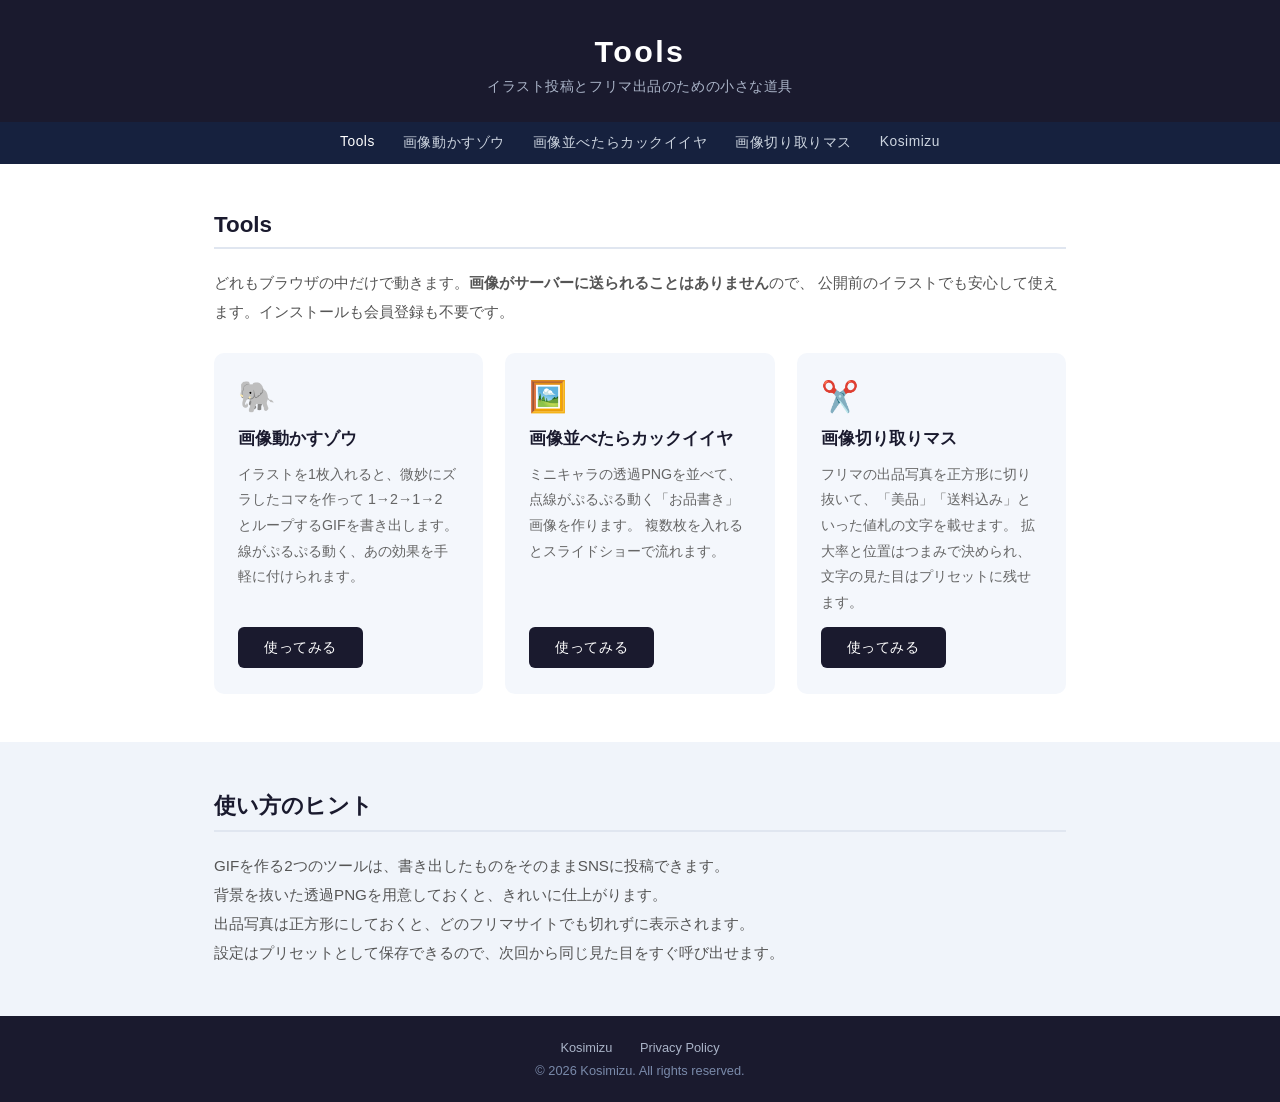
<file: index.html>
<!DOCTYPE html>
<html lang="ja">
<head>
<meta charset="UTF-8">
<meta name="viewport" content="width=device-width, initial-scale=1.0">
<title>Tools | Kosimizu</title>
<meta name="description" content="イラスト投稿とフリマ出品のための小さな道具。ブラウザだけで動き、画像はどこにも送信されません。">
<link rel="stylesheet" href="assets/site.css">
</head>
<body>

<header class="site-header">
  <h1>Tools</h1>
  <p>イラスト投稿とフリマ出品のための小さな道具</p>
</header>

<nav class="site-nav">
  <a href="./" aria-current="page">Tools</a>
  <a href="puru/">画像動かすゾウ</a>
  <a href="narabe/">画像並べたらカックイイヤ</a>
  <a href="masu/">画像切り取りマス</a>
  <a href="https://kosimizu.net/apps/">Kosimizu</a>
</nav>

<section>
  <h2>Tools</h2>
  <p>
    どれもブラウザの中だけで動きます。<strong>画像がサーバーに送られることはありません</strong>ので、
    公開前のイラストでも安心して使えます。インストールも会員登録も不要です。
  </p>
  <div class="tools" style="margin-top:26px">
    <div class="tool-card">
      <div class="icon">🐘</div>
      <h3>画像動かすゾウ</h3>
      <p>
        イラストを1枚入れると、微妙にズラしたコマを作って 1→2→1→2 とループするGIFを書き出します。
        線がぷるぷる動く、あの効果を手軽に付けられます。
      </p>
      <a class="btn" href="puru/">使ってみる</a>
    </div>
    <div class="tool-card">
      <div class="icon">🖼️</div>
      <h3>画像並べたらカックイイヤ</h3>
      <p>
        ミニキャラの透過PNGを並べて、点線がぷるぷる動く「お品書き」画像を作ります。
        複数枚を入れるとスライドショーで流れます。
      </p>
      <a class="btn" href="narabe/">使ってみる</a>
    </div>
    <div class="tool-card">
      <div class="icon">✂️</div>
      <h3>画像切り取りマス</h3>
      <p>
        フリマの出品写真を正方形に切り抜いて、「美品」「送料込み」といった値札の文字を載せます。
        拡大率と位置はつまみで決められ、文字の見た目はプリセットに残せます。
      </p>
      <a class="btn" href="masu/">使ってみる</a>
    </div>
  </div>
</section>

<div class="divider">
  <section>
    <h2>使い方のヒント</h2>
    <p>
      GIFを作る2つのツールは、書き出したものをそのままSNSに投稿できます。<br>
      背景を抜いた透過PNGを用意しておくと、きれいに仕上がります。<br>
      出品写真は正方形にしておくと、どのフリマサイトでも切れずに表示されます。<br>
      設定はプリセットとして保存できるので、次回から同じ見た目をすぐ呼び出せます。
    </p>
  </section>
</div>

<footer class="site-footer">
  <div class="links">
    <a href="https://kosimizu.net/apps/">Kosimizu</a>
    <a href="https://kosimizu.net/privacy.html">Privacy Policy</a>
  </div>
  <p>&copy; 2026 Kosimizu. All rights reserved.</p>
</footer>

</body>
</html>
</file>
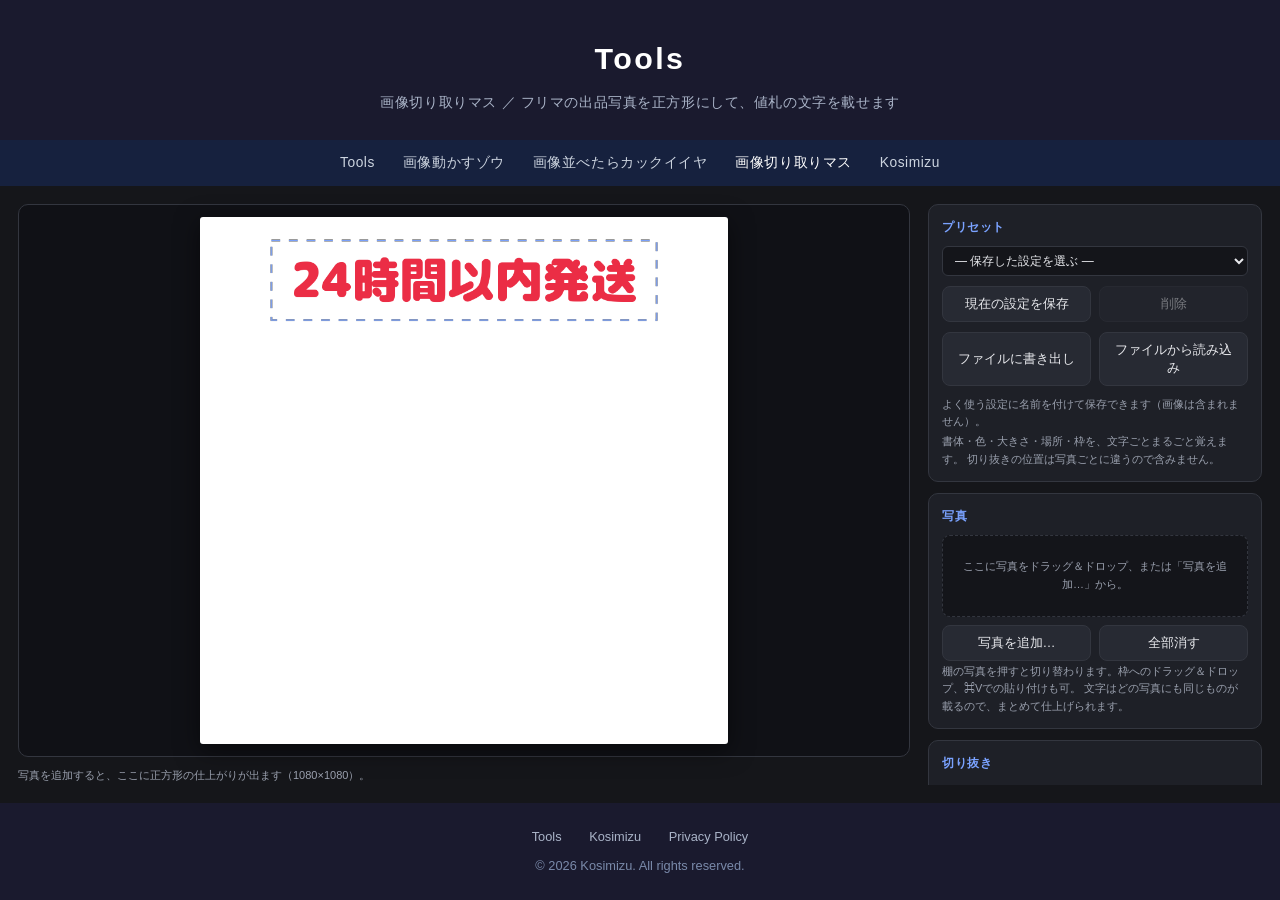
<file: masu/index.html>
<!DOCTYPE html>
<html lang="ja">
<head>
<meta charset="utf-8">
<meta name="viewport" content="width=device-width, initial-scale=1">
<title>画像切り取りマス | Tools | Kosimizu</title>
<meta name="description" content="フリマ出品用に写真を正方形へ切り抜き、値札のような文字を載せます。ブラウザ内で完結し、画像は送信されません。">
<link rel="stylesheet" href="../assets/site.css">
<link rel="stylesheet" href="../assets/font.css">
<style>

  :root{
    --bg:#15161a; --panel:#1e2027; --line:#33363f; --fg:#e8e9ed; --sub:#9aa0ae;
    --accent:#7aa2ff; --accent2:#ffd479;
  }
  *{box-sizing:border-box}
  html,body{height:100%}
  body{
    margin:0; background:var(--bg); color:var(--fg);
    font-family:-apple-system,BlinkMacSystemFont,"Hiragino Sans","Noto Sans JP",sans-serif;
    font-size:13px; line-height:1.6;
    display:flex; flex-direction:column; overflow:hidden;
  }

  main{display:flex; gap:18px; padding:18px; flex:1 1 auto; min-height:0; overflow:hidden}
  #stage{flex:1 1 460px; min-width:300px; display:flex; flex-direction:column; min-height:0; gap:10px}
  #panel{
    width:340px; flex:0 0 340px; overflow-y:auto; overscroll-behavior:contain;
    padding-right:6px; margin-right:-6px;
  }
  #panel::-webkit-scrollbar{width:10px}
  #panel::-webkit-scrollbar-thumb{background:#3a3e49; border-radius:5px}
  #panel::-webkit-scrollbar-track{background:transparent}

  #viewWrap{
    flex:1 1 auto; min-height:0; display:flex; align-items:center; justify-content:center;
    background:#101116; border:1px solid var(--line); border-radius:10px; padding:12px;
  }
  canvas#view{
    max-width:100%; max-height:100%; object-fit:contain; border-radius:3px;
    box-shadow:0 6px 24px rgba(0,0,0,.5);
    touch-action:none; cursor:grab;
  }
  canvas#view.dragging{cursor:grabbing}
  #meta{color:var(--sub); font-size:11px; min-height:16px; flex:0 0 auto}

  /* 画面が狭いときは上下に積む。
     プレビューは上部に貼り付けたままにして、その下で操作パネルだけを動かす。
     （全体をスクロールさせると、つまみを触っても結果が見えない） */
  @media (max-width: 860px){
    body{height:auto; overflow:auto; display:block}
    main{display:block; overflow:visible; height:auto; padding:0}
    #stage{
      display:block; min-height:0;
      position:sticky; top:0; z-index:5;
      background:var(--bg); padding:10px 12px 6px;
      box-shadow:0 6px 14px rgba(0,0,0,.45);
    }
    #viewWrap{padding:6px}
    canvas#view{max-height:40vh}
    #meta{margin-top:4px}
    #panel{width:auto; flex:none; overflow:visible; padding:12px; margin:0; max-height:none}
  }

  .box{background:var(--panel); border:1px solid var(--line); border-radius:10px; padding:13px; margin-bottom:11px}
  .box h2{margin:0 0 9px; font-size:12px; color:var(--accent); letter-spacing:.05em}
  .row{margin-bottom:10px}
  .row:last-child{margin-bottom:0}
  .lbl{display:flex; justify-content:space-between; align-items:baseline; margin-bottom:2px}
  .lbl span:last-child{color:var(--accent2); font-variant-numeric:tabular-nums; font-size:12px}
  .note{color:var(--sub); font-size:11px; margin-top:2px}
  .sep{border-top:1px solid var(--line); margin:13px 0 11px}
  input[type=range]{width:100%; accent-color:var(--accent); margin:0}
  select,input[type=number],input[type=text],input[type=color],textarea{
    width:100%; background:#14151a; color:var(--fg); border:1px solid var(--line);
    border-radius:6px; padding:6px 8px; font-size:12px; font-family:inherit;
  }
  textarea{resize:vertical; line-height:1.5}
  input[type=color]{padding:2px; height:30px}
  .two{display:flex; gap:8px}
  .two>*{flex:1}
  .three{display:flex; gap:8px}
  .three>*{flex:1}
  label.ck{display:flex; align-items:center; gap:7px; cursor:pointer}
  label.ck input{accent-color:var(--accent); margin:0}
  button{
    width:100%; padding:8px 11px; border-radius:8px; border:1px solid var(--line);
    background:#272a33; color:var(--fg); font-size:13px; font-family:inherit; cursor:pointer;
  }
  button:hover:not(:disabled){background:#31353f}
  button:disabled{opacity:.45; cursor:default}
  button.primary{background:var(--accent); border-color:var(--accent); color:#0d1220; font-weight:600}
  button.primary:hover:not(:disabled){background:#8fb2ff}
  #status{margin-top:7px; font-size:11px; color:var(--sub); min-height:16px; text-align:center}

  /* 写真の棚 */
  #shelf{
    display:grid; grid-template-columns:repeat(4,1fr); gap:6px; margin:4px 0 8px;
    max-height:190px; overflow-y:auto; align-content:start;
    padding:6px; border:1px dashed var(--line); border-radius:8px; background:#14151a; min-height:74px;
  }
  #shelf.over{border-color:var(--accent); background:#232838}
  #shelf .empty{grid-column:1/-1; color:var(--sub); font-size:11px; text-align:center;
                align-self:center; padding:16px 6px}
  .card{position:relative; height:58px; border:1px solid var(--line); border-radius:6px;
        overflow:hidden; background:#1a1b20; cursor:pointer; padding:0}
  .card.on{border-color:var(--accent); box-shadow:0 0 0 1px var(--accent)}
  .card img{width:100%; height:100%; object-fit:cover; display:block}
  .card .x{
    position:absolute; top:2px; right:2px; width:18px; height:18px; padding:0; line-height:1;
    border-radius:4px; background:rgba(0,0,0,.65); border:none; color:#fff; font-size:12px;
  }

  /* 文字の一覧 */
  #layers{
    display:flex; flex-direction:column; gap:5px; margin-bottom:8px;
    max-height:150px; overflow-y:auto;
  }
  #layers .empty{color:var(--sub); font-size:11px; padding:6px 2px}
  .lay{
    display:flex; align-items:center; gap:6px; padding:6px 8px; border-radius:6px;
    border:1px solid var(--line); background:#14151a; cursor:pointer; width:100%;
    font-size:12px; text-align:left;
  }
  .lay.on{border-color:var(--accent); background:#232838}
  .lay .t{flex:1 1 auto; overflow:hidden; text-overflow:ellipsis; white-space:nowrap}
  .lay .u,.lay .d{
    flex:0 0 auto; width:20px; height:20px; padding:0; line-height:1;
    background:#272a33; border:1px solid var(--line); border-radius:4px; font-size:10px;
  }

  a.dl{display:none}
  #warn{background:#4a2b2b; border:1px solid #7d4646; border-radius:8px; padding:10px 12px;
        margin:0 0 11px; font-size:12px; display:none}
  #warn.on{display:block}

</style>
</head>
<body>

<header class="site-header">
  <h1><a href="../">Tools</a></h1>
  <p>画像切り取りマス ／ フリマの出品写真を正方形にして、値札の文字を載せます</p>
</header>

<nav class="site-nav">
  <a href="../">Tools</a>
  <a href="../puru/">画像動かすゾウ</a>
  <a href="../narabe/">画像並べたらカックイイヤ</a>
  <a href="./" aria-current="page">画像切り取りマス</a>
  <a href="https://kosimizu.net/apps/">Kosimizu</a>
</nav>

<main>
  <div id="stage">
    <div id="viewWrap"><canvas id="view" width="900" height="900"></canvas></div>
    <div id="meta"></div>
  </div>

  <div id="panel">
    <div id="warn"></div>

    <div class="box">
      <h2>プリセット</h2>
      <div class="row">
        <select id="presetSel"><option value="">— 保存した設定を選ぶ —</option></select>
      </div>
      <div class="row two">
        <button id="presetSave" type="button">現在の設定を保存</button>
        <button id="presetDel" type="button">削除</button>
      </div>
      <div class="row two">
        <button id="presetExport" type="button">ファイルに書き出し</button>
        <button id="presetImport" type="button">ファイルから読み込み</button>
      </div>
      <input type="file" id="presetFile" hidden accept="application/json,.json">
      <div class="note" id="presetInfo"></div>
      <div class="note">
        書体・色・大きさ・場所・枠を、文字ごとまるごと覚えます。
        切り抜きの位置は写真ごとに違うので含みません。
      </div>
    </div>

    <div class="box">
      <h2>写真</h2>
      <div id="shelf"></div>
      <div class="two">
        <button id="addBtn" type="button">写真を追加…</button>
        <button id="clearBtn" type="button">全部消す</button>
      </div>
      <input type="file" id="file" hidden multiple accept="image/*">
      <div class="note">
        棚の写真を押すと切り替わります。枠へのドラッグ＆ドロップ、⌘Vでの貼り付けも可。
        文字はどの写真にも同じものが載るので、まとめて仕上げられます。
      </div>
    </div>

    <div class="box">
      <h2>切り抜き</h2>
      <div class="row">
        <div class="lbl"><span>はめ方</span></div>
        <select id="fitMode">
          <option value="cover" selected>正方形いっぱいに切り抜く</option>
          <option value="contain">写真の全体を入れる（余りは背景色）</option>
        </select>
      </div>
      <div class="row">
        <div class="lbl"><span>拡大率</span><span id="v-zoom">100 %</span></div>
        <input type="range" id="zoom" min="100" max="400" step="1" value="100">
        <div class="note">
          プレビューの上で指を広げる（ピンチ）／ホイールを回しても、このつまみが動きます。
        </div>
      </div>
      <div class="row two">
        <div>
          <div class="lbl"><span>横位置</span><span id="v-cropX">0</span></div>
          <input type="range" id="cropX" min="-50" max="50" step="0.5" value="0">
        </div>
        <div>
          <div class="lbl"><span>縦位置</span><span id="v-cropY">0</span></div>
          <input type="range" id="cropY" min="-50" max="50" step="0.5" value="0">
        </div>
      </div>
      <div class="note" id="panNote">プレビューを指でなぞっても動かせます。</div>
      <div class="row three" style="margin-top:10px">
        <button id="rotL" type="button">⟲ 90°</button>
        <button id="rotR" type="button">⟳ 90°</button>
        <button id="cropReset" type="button">戻す</button>
      </div>
      <div class="row" style="margin-top:10px">
        <div class="lbl"><span>背景色</span></div>
        <input type="color" id="bgColor" value="#ffffff">
        <div class="note">「全体を入れる」で余った部分と、写真が無いときの色です。</div>
      </div>
    </div>

    <div class="box">
      <h2>文字</h2>
      <div id="layers"></div>
      <div class="three">
        <button id="layerAdd" type="button">追加</button>
        <button id="layerDup" type="button">複製</button>
        <button id="layerDel" type="button">削除</button>
      </div>

      <div class="sep"></div>

      <div class="row">
        <div class="lbl"><span>文言</span></div>
        <textarea id="tText" rows="2" placeholder="ここに文字を入れます"></textarea>
        <div class="note">改行できます。</div>
      </div>
      <div class="row">
        <div class="lbl"><span>書体</span></div>
        <select id="fontSel"></select>
        <div class="two" style="margin-top:8px">
          <button id="fontAdd" type="button">フォントを追加…</button>
          <button id="fontDel" type="button" disabled>削除</button>
        </div>
        <input type="file" id="fontFile" hidden accept=".ttf,.otf,.woff,.woff2,.ttc,font/*">
        <div class="note" id="fontInfo"></div>
        <div class="note">
          手持ちのフォントを読み込んで使えます。ファイルはこの端末の中だけに保存され、
          どこにも送信されません。ブラウザの「Cookieと他のサイトデータ」を消すと消えます。
        </div>
      </div>
      <div class="row two">
        <div>
          <div class="lbl"><span>大きさ</span><span id="v-tSize">9.0 %</span></div>
          <input type="range" id="tSize" min="1" max="40" step="0.5" value="9">
        </div>
        <div>
          <div class="lbl"><span>色</span></div>
          <input type="color" id="tColor" value="#eb2d45">
        </div>
      </div>
      <div class="row two">
        <div>
          <div class="lbl"><span>行間</span><span id="v-tLineH">1.20</span></div>
          <input type="range" id="tLineH" min="0.8" max="2.5" step="0.05" value="1.2">
        </div>
        <div>
          <div class="lbl"><span>揃え</span></div>
          <select id="tAlign">
            <option value="left">左</option>
            <option value="center" selected>中央</option>
            <option value="right">右</option>
          </select>
        </div>
      </div>
      <div class="row"><label class="ck"><input type="checkbox" id="tBold" checked> 太字にする</label></div>
      <div class="row two">
        <div>
          <div class="lbl"><span>横位置</span><span id="v-tX">50.0 %</span></div>
          <input type="range" id="tX" min="-20" max="120" step="0.5" value="50">
        </div>
        <div>
          <div class="lbl"><span>縦位置</span><span id="v-tY">12.0 %</span></div>
          <input type="range" id="tY" min="-20" max="120" step="0.5" value="12">
        </div>
      </div>
      <div class="row">
        <div class="lbl"><span>傾き</span><span id="v-tRot">0°</span></div>
        <input type="range" id="tRot" min="-45" max="45" step="0.5" value="0">
      </div>
      <div class="note">プレビューの文字を直接つかんで動かせます。</div>
    </div>

    <div class="box">
      <h2>文字の枠</h2>
      <div class="row"><label class="ck"><input type="checkbox" id="sOn" checked> 縁を取る（文字のふちどり）</label></div>
      <div class="row two">
        <div>
          <div class="lbl"><span>太さ</span><span id="v-sW">1.5 %</span></div>
          <input type="range" id="sW" min="0.1" max="4" step="0.1" value="1.5">
        </div>
        <div>
          <div class="lbl"><span>色</span></div>
          <input type="color" id="sColor" value="#ffffff">
        </div>
      </div>
      <div class="row">
        <div class="lbl"><span>濃さ</span><span id="v-sAlpha">82 %</span></div>
        <input type="range" id="sAlpha" min="0" max="100" step="1" value="82">
        <div class="note">薄くすると、写真が縁ごしに透けます。</div>
      </div>

      <div class="sep"></div>

      <div class="row"><label class="ck"><input type="checkbox" id="bOn"> 座布団を敷く（文字の下の帯）</label></div>
      <div class="row two">
        <div>
          <div class="lbl"><span>色</span></div>
          <input type="color" id="bColor" value="#d8232a">
        </div>
        <div>
          <div class="lbl"><span>中身の濃さ</span><span id="v-bAlpha">100 %</span></div>
          <input type="range" id="bAlpha" min="0" max="100" step="1" value="100">
        </div>
      </div>
      <div class="row two">
        <div>
          <div class="lbl"><span>横の余白</span><span id="v-bPadX">40 %</span></div>
          <input type="range" id="bPadX" min="0" max="150" step="1" value="40">
        </div>
        <div>
          <div class="lbl"><span>縦の余白</span><span id="v-bPadY">24 %</span></div>
          <input type="range" id="bPadY" min="0" max="150" step="1" value="24">
        </div>
      </div>
      <div class="row">
        <div class="lbl"><span>角丸</span><span id="v-bRad">14 %</span></div>
        <input type="range" id="bRad" min="0" max="100" step="1" value="14">
        <div class="note">余白と角丸は、文字の大きさに対する割合です。</div>
      </div>
      <div class="row"><label class="ck"><input type="checkbox" id="bbOn"> 座布団に枠線をつける</label></div>
      <div class="row two">
        <div>
          <div class="lbl"><span>枠線の太さ</span><span id="v-bbW">0.6 %</span></div>
          <input type="range" id="bbW" min="0.1" max="3" step="0.1" value="0.6">
        </div>
        <div>
          <div class="lbl"><span>枠線の色</span></div>
          <input type="color" id="bbColor" value="#ffffff">
        </div>
      </div>
      <div class="row">
        <div class="lbl"><span>枠線の濃さ</span><span id="v-bbAlpha">100 %</span></div>
        <input type="range" id="bbAlpha" min="0" max="100" step="1" value="100">
        <div class="note">
          座布団の濃さとは別に持たせてあります。中身だけ薄くして枠線をはっきり残す、
          という使い方ができます。
        </div>
      </div>
    </div>

    <div class="box">
      <h2>出力</h2>
      <div class="row two">
        <div>
          <div class="lbl"><span>大きさ</span></div>
          <select id="outSize">
            <option value="1080" selected>1080 × 1080</option>
            <option value="1200">1200 × 1200</option>
            <option value="1440">1440 × 1440</option>
            <option value="800">800 × 800</option>
            <option value="640">640 × 640</option>
          </select>
        </div>
        <div>
          <div class="lbl"><span>形式</span></div>
          <select id="outFmt">
            <option value="jpeg" selected>JPEG</option>
            <option value="png">PNG</option>
          </select>
        </div>
      </div>
      <div class="row" id="qualityRow">
        <div class="lbl"><span>画質</span><span id="v-quality">92</span></div>
        <input type="range" id="quality" min="60" max="100" step="1" value="92">
        <div class="note">フリマは写真が何枚も要るので、既定はJPEGにしてあります。</div>
      </div>
      <div class="row" id="shareRow">
        <label class="ck"><input type="checkbox" id="useShare" checked> 写真アプリに保存する</label>
        <div class="note">
          共有シートが開くので、<b>「画像を保存」</b>を選んでください。写真アプリに入ります。<br>
          ここを外すと、これまでどおりファイルとして落とします。
        </div>
      </div>
      <div class="row"><button class="primary" id="savePng" type="button">この1枚を保存</button></div>
      <div class="row">
        <button id="saveAll" type="button">棚の写真を全部保存</button>
        <div class="note">
          全部まとめて1回の共有シートに渡します。写真アプリに一度に入ります。
        </div>
      </div>
      <div id="status"></div>
    </div>
  </div>
</main>

<a class="dl" id="dl"></a>

<footer class="site-footer">
  <div class="links">
    <a href="../">Tools</a>
    <a href="https://kosimizu.net/apps/">Kosimizu</a>
    <a href="https://kosimizu.net/privacy.html">Privacy Policy</a>
  </div>
  <p>&copy; 2026 Kosimizu. All rights reserved.</p>
</footer>

<script src="../assets/fontpicker.js"></script>
<script src="../assets/preset.js"></script>
<script src="app.js"></script>
</body>
</html>
</file>
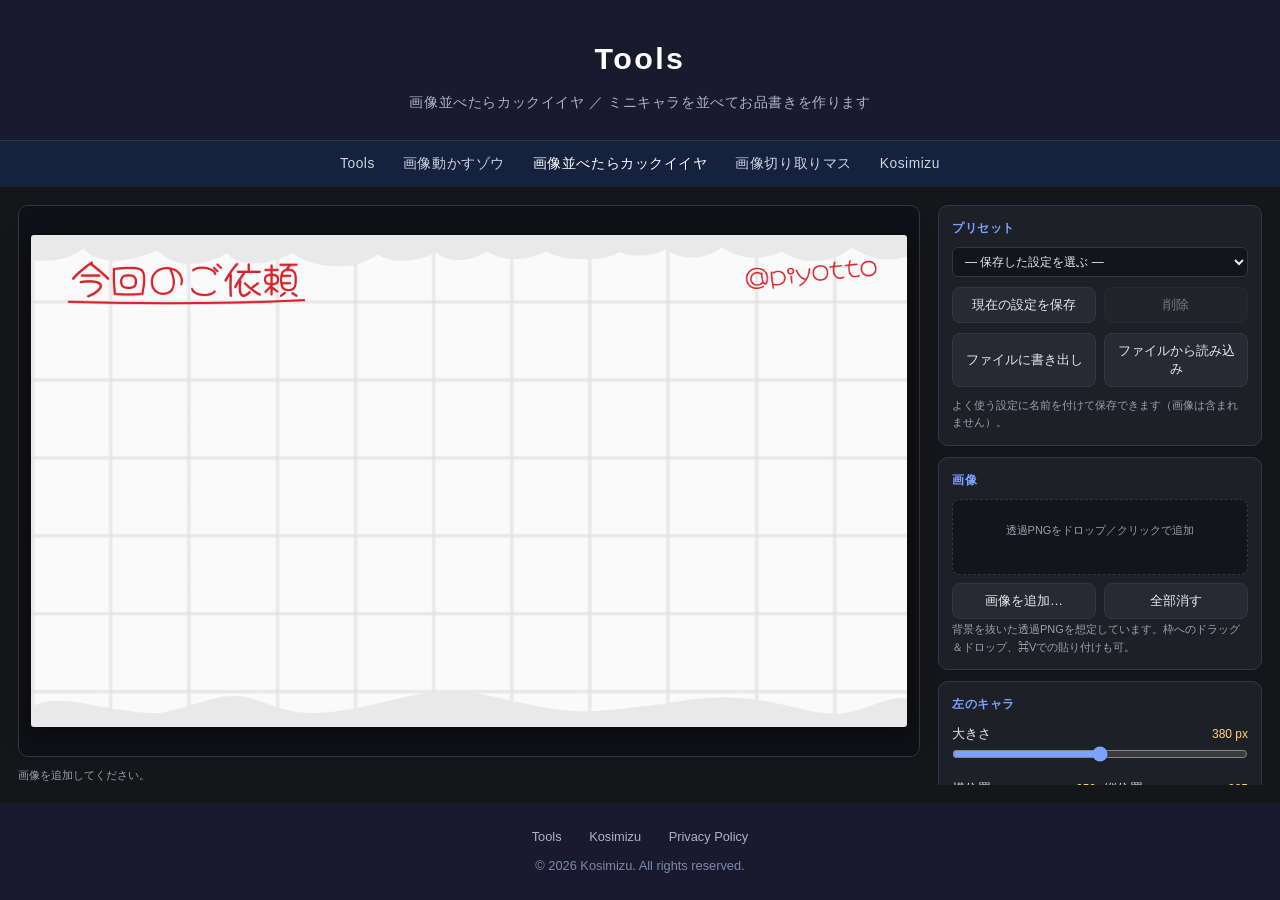
<file: narabe/index.html>
<!DOCTYPE html>
<html lang="ja">
<head>
<meta charset="utf-8">
<meta name="viewport" content="width=device-width, initial-scale=1">
<title>画像並べたらカックイイヤ | Tools | Kosimizu</title>
<meta name="description" content="ミニキャラの透過PNGを並べて、点線がぷるぷる動くお品書き画像を作ります。ブラウザ内で完結し、画像は送信されません。">
<link rel="stylesheet" href="../assets/site.css">
<link rel="stylesheet" href="../assets/font.css">
<style>

  :root{
    --bg:#15161a; --panel:#1e2027; --line:#33363f; --fg:#e8e9ed; --sub:#9aa0ae;
    --accent:#7aa2ff; --accent2:#ffd479;
  }
  *{box-sizing:border-box}
  html,body{height:100%}
  body{
    margin:0; background:var(--bg); color:var(--fg);
    font-family:-apple-system,BlinkMacSystemFont,"Hiragino Sans","Noto Sans JP",sans-serif;
    font-size:13px; line-height:1.6;
    display:flex; flex-direction:column; overflow:hidden;
  }
  header{padding:14px 20px 10px; border-bottom:1px solid var(--line); flex:0 0 auto}
  h1{margin:0; font-size:16px}
  header p{margin:3px 0 0; color:var(--sub); font-size:12px}

  main{display:flex; gap:18px; padding:18px; flex:1 1 auto; min-height:0; overflow:hidden}
  #stage{flex:1 1 460px; min-width:320px; display:flex; flex-direction:column; min-height:0; gap:10px}
  #panel{
    width:330px; flex:0 0 330px; overflow-y:auto; overscroll-behavior:contain;
    padding-right:6px; margin-right:-6px;
  }
  #panel::-webkit-scrollbar{width:10px}
  #panel::-webkit-scrollbar-thumb{background:#3a3e49; border-radius:5px}
  #panel::-webkit-scrollbar-track{background:transparent}

  #viewWrap{
    flex:1 1 auto; min-height:0; display:flex; align-items:center; justify-content:center;
    background:#101116; border:1px solid var(--line); border-radius:10px; padding:12px;
  }
  canvas#view{max-width:100%; max-height:100%; object-fit:contain; border-radius:3px;
              box-shadow:0 6px 24px rgba(0,0,0,.5)}
  #meta{color:var(--sub); font-size:11px; min-height:16px; flex:0 0 auto}

  /* 画面が狭いときは上下に積む。
     ただしプレビューは画面上部に貼り付けたままにして、
     その下で操作パネルだけがスクロールするようにする。
     （全体をスクロールさせると、スライダーを動かしても結果が見えない） */
  @media (max-width: 820px){
    body{height:auto; overflow:auto; display:block}
    main{display:block; overflow:visible; height:auto; padding:0}
    #stage{
      display:block; min-height:0;
      position:sticky; top:0; z-index:5;
      background:var(--bg); padding:10px 12px 6px;
      box-shadow:0 6px 14px rgba(0,0,0,.45);
    }
    #viewWrap{padding:6px}
    canvas#view{max-height:34vh}
    #meta{margin-top:4px}
    #panel{
      width:auto; flex:none; overflow:visible;
      padding:12px; margin:0; max-height:none;
    }
  }

  .box{background:var(--panel); border:1px solid var(--line); border-radius:10px; padding:13px; margin-bottom:11px}
  .box h2{margin:0 0 9px; font-size:12px; color:var(--accent); letter-spacing:.05em}
  .row{margin-bottom:10px}
  .row:last-child{margin-bottom:0}
  .lbl{display:flex; justify-content:space-between; align-items:baseline; margin-bottom:2px}
  .lbl span:last-child{color:var(--accent2); font-variant-numeric:tabular-nums; font-size:12px}
  .note{color:var(--sub); font-size:11px; margin-top:2px}
  input[type=range]{width:100%; accent-color:var(--accent); margin:0}
  select,input[type=number],input[type=text],input[type=color]{
    width:100%; background:#14151a; color:var(--fg); border:1px solid var(--line);
    border-radius:6px; padding:6px 8px; font-size:12px; font-family:inherit;
  }
  input[type=color]{padding:2px; height:30px}
  .two{display:flex; gap:8px}
  .two>*{flex:1}
  label.ck{display:flex; align-items:center; gap:7px; cursor:pointer}
  label.ck input{accent-color:var(--accent); margin:0}
  button{
    width:100%; padding:8px 11px; border-radius:8px; border:1px solid var(--line);
    background:#272a33; color:var(--fg); font-size:13px; font-family:inherit; cursor:pointer;
  }
  button:hover:not(:disabled){background:#31353f}
  button:disabled{opacity:.45; cursor:default}
  button.primary{background:var(--accent); border-color:var(--accent); color:#0d1220; font-weight:600}
  button.primary:hover:not(:disabled){background:#8fb2ff}
  #status{margin-top:7px; font-size:11px; color:var(--sub); min-height:16px; text-align:center}

  /* 画像一覧 */
  #shelf{
    display:grid; grid-template-columns:repeat(3,1fr); gap:6px; margin:4px 0 8px;
    max-height:210px; overflow-y:auto; align-content:start;
    padding:6px; border:1px dashed var(--line); border-radius:8px; background:#14151a; min-height:76px;
  }
  #shelf.over{border-color:var(--accent); background:#232838}
  #shelf .empty{grid-column:1/-1; color:var(--sub); font-size:11px; text-align:center;
                align-self:center; padding:16px 6px}
  .card{position:relative; height:62px; border:1px solid var(--line); border-radius:6px;
        overflow:hidden; background:
          linear-gradient(45deg,#2a2c33 25%,transparent 25%,transparent 75%,#2a2c33 75%),
          linear-gradient(45deg,#2a2c33 25%,transparent 25%,transparent 75%,#2a2c33 75%);
        background-size:12px 12px; background-position:0 0,6px 6px; background-color:#1a1b20}
  .card img{width:100%; height:100%; object-fit:contain; display:block}
  .card .x{
    position:absolute; top:2px; right:2px; width:18px; height:18px; padding:0; line-height:1;
    border-radius:4px; background:rgba(0,0,0,.65); border:none; color:#fff; font-size:12px;
  }
  .card .n{position:absolute; left:2px; bottom:2px; font-size:10px; background:rgba(0,0,0,.6);
           border-radius:3px; padding:0 4px; color:#fff}
  a.dl{display:none}
  #warn{background:#4a2b2b; border:1px solid #7d4646; border-radius:8px; padding:10px 12px;
        margin:0 0 11px; font-size:12px; display:none}
  #warn.on{display:block}

</style>
</head>
<body>

<header class="site-header">
  <h1><a href="../">Tools</a></h1>
  <p>画像並べたらカックイイヤ ／ ミニキャラを並べてお品書きを作ります</p>
</header>

<nav class="site-nav">
  <a href="../">Tools</a>
  <a href="../puru/">画像動かすゾウ</a>
  <a href="./" aria-current="page">画像並べたらカックイイヤ</a>
  <a href="../masu/">画像切り取りマス</a>
  <a href="https://kosimizu.net/apps/">Kosimizu</a>
</nav>

<main>
  <div id="stage">
    <div id="viewWrap"><canvas id="view" width="1200" height="675"></canvas></div>
    <div id="meta"></div>
  </div>

  <div id="panel">
    <div id="warn"></div>

    <div class="box">
      <h2>プリセット</h2>
      <div class="row">
        <select id="presetSel"><option value="">— 保存した設定を選ぶ —</option></select>
      </div>
      <div class="row two">
        <button id="presetSave" type="button">現在の設定を保存</button>
        <button id="presetDel" type="button">削除</button>
      </div>
      <div class="row two">
        <button id="presetExport" type="button">ファイルに書き出し</button>
        <button id="presetImport" type="button">ファイルから読み込み</button>
      </div>
      <input type="file" id="presetFile" hidden accept="application/json,.json">
      <div class="note" id="presetInfo"></div>
    </div>

    <div class="box">
      <h2>画像</h2>
      <div id="shelf"></div>
      <div class="two">
        <button id="addBtn" type="button">画像を追加…</button>
        <button id="clearBtn" type="button">全部消す</button>
      </div>
      <input type="file" id="file" hidden multiple accept="image/png,image/*">
      <div class="note">背景を抜いた透過PNGを想定しています。枠へのドラッグ＆ドロップ、⌘Vでの貼り付けも可。</div>
    </div>

    <div class="box">
      <h2>左のキャラ</h2>
      <div class="row">
        <div class="lbl"><span>大きさ</span><span id="v-chSize">380 px</span></div>
        <input type="range" id="chSize" min="120" max="640" step="5" value="380">
      </div>
      <div class="row two">
        <div>
          <div class="lbl"><span>横位置</span><span id="v-chX">250</span></div>
          <input type="range" id="chX" min="0" max="1200" step="5" value="250">
        </div>
        <div>
          <div class="lbl"><span>縦位置</span><span id="v-chY">395</span></div>
          <input type="range" id="chY" min="0" max="675" step="5" value="395">
        </div>
      </div>
      <div class="note">左は常に1枚目を表示します。並び順はファイル名順です。</div>
    </div>

    <div class="box">
      <h2>点線</h2>
      <div class="row">
        <div class="lbl"><span>外側の距離</span><span id="v-dOff">16 px</span></div>
        <input type="range" id="dOff" min="2" max="60" step="1" value="16">
        <div class="note">キャラの輪郭からどれだけ外を通すか。</div>
      </div>
      <div class="row">
        <div class="lbl"><span>なめらかさ</span><span id="v-dSmooth">4</span></div>
        <input type="range" id="dSmooth" min="0" max="12" step="1" value="4">
      </div>
      <div class="row two">
        <div>
          <div class="lbl"><span>線の太さ</span><span id="v-dW">4.0</span></div>
          <input type="range" id="dW" min="1" max="12" step="0.5" value="4">
        </div>
        <div>
          <div class="lbl"><span>色</span></div>
          <input type="color" id="dColor" value="#d8232a">
        </div>
      </div>
      <div class="row two">
        <div>
          <div class="lbl"><span>線の長さ</span><span id="v-dash">14</span></div>
          <input type="range" id="dash" min="2" max="40" step="1" value="14">
        </div>
        <div>
          <div class="lbl"><span>すき間</span><span id="v-gap">10</span></div>
          <input type="range" id="gap" min="2" max="40" step="1" value="10">
        </div>
      </div>
      <div class="row">
        <div class="lbl"><span>揺れの強さ</span><span id="v-wAmp">2.5 px</span></div>
        <input type="range" id="wAmp" min="0" max="12" step="0.5" value="2.5">
      </div>
      <div class="row">
        <div class="lbl"><span>揺れの細かさ</span><span id="v-wFreq">10</span></div>
        <input type="range" id="wFreq" min="3" max="40" step="1" value="10">
      </div>
      <div class="row">
        <div class="lbl"><span>コマ数</span><span id="v-wKeys">2</span></div>
        <input type="range" id="wKeys" min="2" max="6" step="1" value="2">
        <div class="note">2＝カクッと切り替わる定番のぷるぷる。</div>
      </div>
      <div class="row">
        <div class="lbl"><span>揺れの速さ</span><span id="v-wHold">150 ms</span></div>
        <input type="range" id="wHold" min="1" max="10" step="1" value="3">
        <div class="note">
          点線が1コマ持つ時間。下の「1コマ」とは別に持たせてあるので、
          全体をなめらかにしても点線だけはゆっくり揺らせます。
        </div>
      </div>
      <div class="row">
        <label class="ck"><input type="checkbox" id="ants"> 点線を流す</label>
      </div>
    </div>

    <div class="box">
      <h2>右の枠</h2>
      <div class="row two">
        <div>
          <div class="lbl"><span>横位置</span><span id="v-fX">850</span></div>
          <input type="range" id="fX" min="0" max="1400" step="5" value="850">
        </div>
        <div>
          <div class="lbl"><span>縦位置</span><span id="v-fY">410</span></div>
          <input type="range" id="fY" min="-100" max="775" step="5" value="410">
        </div>
      </div>
      <div class="row two">
        <div>
          <div class="lbl"><span>幅</span><span id="v-fW">700</span></div>
          <input type="range" id="fW" min="150" max="1200" step="10" value="700">
        </div>
        <div>
          <div class="lbl"><span>高さ</span><span id="v-fH">560</span></div>
          <input type="range" id="fH" min="150" max="1000" step="10" value="560">
        </div>
      </div>
      <div class="row two">
        <div>
          <div class="lbl"><span>傾き</span><span id="v-fRot">-6°</span></div>
          <input type="range" id="fRot" min="-25" max="25" step="0.5" value="-6">
        </div>
        <div>
          <div class="lbl"><span>角丸</span><span id="v-fRad">6</span></div>
          <input type="range" id="fRad" min="0" max="60" step="1" value="6">
        </div>
      </div>
      <div class="row two">
        <div>
          <div class="lbl"><span>枠の色</span></div>
          <input type="color" id="fBg" value="#c0392b">
        </div>
        <div>
          <div class="lbl"><span>拡大率</span><span id="v-fZoom">150 %</span></div>
          <input type="range" id="fZoom" min="60" max="320" step="5" value="150">
        </div>
      </div>
      <div class="row two">
        <div>
          <div class="lbl"><span>絵の横位置</span><span id="v-fOX">0</span></div>
          <input type="range" id="fOX" min="-100" max="100" step="1" value="0">
        </div>
        <div>
          <div class="lbl"><span>絵の縦位置</span><span id="v-fOY">10</span></div>
          <input type="range" id="fOY" min="-100" max="100" step="1" value="10">
        </div>
      </div>
      <div class="row">
        <label class="ck"><input type="checkbox" id="fShadow" checked> 影をつける</label>
      </div>
    </div>

    <div class="box">
      <h2>スライド</h2>
      <div class="row">
        <div class="lbl"><span>効果</span></div>
        <select id="slFx">
          <option value="slide" selected>横に流す</option>
          <option value="fade">フェード</option>
          <option value="none">切り替えない</option>
        </select>
      </div>
      <div class="row two">
        <div>
          <div class="lbl"><span>表示時間</span><span id="v-slHold">1200 ms</span></div>
          <input type="range" id="slHold" min="300" max="4000" step="100" value="1200">
        </div>
        <div>
          <div class="lbl"><span>切替時間</span><span id="v-slTrans">700 ms</span></div>
          <input type="range" id="slTrans" min="100" max="1500" step="50" value="700">
        </div>
      </div>
      <div class="note">画像が1枚のときは切り替えず、点線だけが動きます。</div>
    </div>

    <div class="box">
      <h2>文字</h2>
      <div class="row">
        <div class="lbl"><span>書体</span></div>
        <select id="fontSel"></select>
        <div class="two" style="margin-top:8px">
          <button id="fontAdd" type="button">フォントを追加…</button>
          <button id="fontDel" type="button" disabled>削除</button>
        </div>
        <input type="file" id="fontFile" hidden accept=".ttf,.otf,.woff,.woff2,.ttc,font/*">
        <div class="note" id="fontInfo"></div>
        <div class="note">
          手持ちのフォントを読み込んで使えます。ファイルはこの端末の中だけに保存され、
          どこにも送信されません。ブラウザの「Cookieと他のサイトデータ」を消すと消えます。
        </div>
      </div>

      <div class="row" style="margin-top:14px">
        <div class="lbl"><span>タイトル</span></div>
        <input type="text" id="tTitle" value="今回のご依頼">
      </div>
      <div class="row two">
        <div>
          <div class="lbl"><span>大きさ</span><span id="v-tSize">52</span></div>
          <input type="range" id="tSize" min="16" max="110" step="1" value="52">
        </div>
        <div>
          <div class="lbl"><span>色</span></div>
          <input type="color" id="tColor" value="#d8232a">
        </div>
      </div>
      <div class="row two">
        <div>
          <div class="lbl"><span>横位置</span><span id="v-tX">56</span></div>
          <input type="range" id="tX" min="0" max="900" step="2" value="56">
        </div>
        <div>
          <div class="lbl"><span>縦位置</span><span id="v-tY">78</span></div>
          <input type="range" id="tY" min="0" max="675" step="2" value="78">
        </div>
      </div>
      <div class="row">
        <label class="ck"><input type="checkbox" id="tLine" checked> 下線を引く</label>
      </div>

      <div class="row" style="margin-top:14px">
        <div class="lbl"><span>ID</span></div>
        <input type="text" id="iText" value="@piyotto">
      </div>
      <div class="row two">
        <div>
          <div class="lbl"><span>大きさ</span><span id="v-iSize">34</span></div>
          <input type="range" id="iSize" min="12" max="80" step="1" value="34">
        </div>
        <div>
          <div class="lbl"><span>色</span></div>
          <input type="color" id="iColor" value="#d8232a">
        </div>
      </div>
      <div class="row two">
        <div>
          <div class="lbl"><span>右からの距離</span><span id="v-iX">40</span></div>
          <input type="range" id="iX" min="0" max="600" step="2" value="40">
        </div>
        <div>
          <div class="lbl"><span>縦位置</span><span id="v-iY">52</span></div>
          <input type="range" id="iY" min="0" max="675" step="2" value="52">
        </div>
      </div>
      <div class="row">
        <label class="ck"><input type="checkbox" id="iTilt" checked> 右の枠と傾きをそろえる</label>
        <div class="note" id="tiltNote"></div>
      </div>
      <div class="note" id="overlapHint"></div>
    </div>

    <div class="box">
      <h2>出力</h2>
      <div class="row two">
        <div>
          <div class="lbl"><span>1コマ</span><span id="v-fps">50 ms</span></div>
          <input type="range" id="fps" min="30" max="200" step="10" value="50">
        </div>
        <div>
          <div class="lbl"><span>倍率</span></div>
          <select id="oScale">
            <option value="1">100%（1200×675）</option>
            <option value="0.75" selected>75%（900×506）</option>
            <option value="0.6">60%（720×405）</option>
            <option value="0.5">50%（600×338）</option>
          </select>
        </div>
      </div>
      <div class="row">
        <div class="lbl"><span>色数</span></div>
        <select id="colors">
          <option value="64">64色</option>
          <option value="128">128色</option>
          <option value="255" selected>255色</option>
        </select>
        <div class="note">255色がGIFの上限です。これ以上は増やせません。</div>
      </div>
      <div class="row">
        <div class="lbl"><span>色の割り当て</span></div>
        <select id="palMode">
          <option value="group" selected>画質優先（絵ごとに色を割り当て）</option>
          <option value="shared">サイズ優先（全コマで色を共有）</option>
        </select>
        <div class="note">
          GIFは256色までですが、コマごとに別の色表を持てます。
          色味の違う絵を並べるときは画質優先にすると階調が保てます。
          そのぶんファイルは大きくなります（実測で誤差3割減・サイズ8割増）。
        </div>
      </div>
      <div class="row"><button class="primary" id="saveGif" type="button">GIFを書き出す</button></div>
      <div class="row">
        <button id="saveMp4" type="button">MP4（動画）で書き出す</button>
        <div class="note" id="mp4Note">
          <b>X（Twitter）に上げるならこちら。</b>
          Xはアニメーションを必ず動画に変換するため、GIFで上げると
          「256色に減らす」→「動画に変換」と二重に劣化します。MP4なら減色を通りません。<br>
          <b>自分のサイトに置くならGIFのほうが忠実です。</b>
          動画圧縮は細い線や文字をにじませるので、そのまま表示できる場所ではGIFが有利でした
          （実測：輪郭の誤差 GIF 1.7 に対し MP4 6.0）。<br>
          埋め込みは <code>&lt;video loop muted autoplay playsinline&gt;</code> を付けてください。
          透過は動画では扱えません。
        </div>
      </div>
      <div class="row"><button id="savePng" type="button">いまの1コマをPNGで保存</button></div>
      <div id="status"></div>
    </div>
  </div>
</main>

<a class="dl" id="dl"></a>

<footer class="site-footer">
  <div class="links">
    <a href="../">Tools</a>
    <a href="https://kosimizu.net/apps/">Kosimizu</a>
    <a href="https://kosimizu.net/privacy.html">Privacy Policy</a>
  </div>
  <p>&copy; 2026 Kosimizu. All rights reserved.</p>
</footer>

<script src="../assets/gif.js"></script>
<script src="../assets/mp4.js"></script>
<script src="../assets/fontpicker.js"></script>
<script src="../assets/preset.js"></script>
<script src="app.js"></script>
</body>
</html>
</file>
<file: assets/site.css>
/* =========================================================================
   tools.kosimizu.net 共通の見た目
   本体サイト（kosimizu.net）の配色・角丸・書体に合わせています。
   ========================================================================= */
:root{
  --navy:#1a1a2e;
  --navy2:#16213e;
  --navy-hover:#2d2d5e;
  --card:#f4f7fc;
  --line:#e0e6f0;
  --text:#333;
  --text2:#555;
  --text3:#666;
  --muted:#7a8aaa;
  --nav-fg:#cdd5e0;
  --sans:'Helvetica Neue', Arial, 'Hiragino Kaku Gothic ProN', 'Hiragino Sans', Meiryo, sans-serif;
}
*{margin:0; padding:0; box-sizing:border-box}
body{font-family:var(--sans); color:var(--text); background:#fff}

.site-header{background:var(--navy); color:#fff; padding:34px 20px 26px; text-align:center}
.site-header h1{font-size:1.9rem; letter-spacing:.08em; margin-bottom:8px}
.site-header h1 a{color:#fff; text-decoration:none}
.site-header p{font-size:.9rem; color:#aab4c8; letter-spacing:.04em}

.site-nav{
  background:var(--navy2); display:flex; justify-content:center;
  gap:28px; padding:12px 20px; flex-wrap:wrap;
}
.site-nav a{
  color:var(--nav-fg); text-decoration:none; font-size:.86rem;
  letter-spacing:.04em; transition:color .2s;
}
.site-nav a:hover, .site-nav a[aria-current="page"]{color:#fff}

.site-footer{
  background:var(--navy); color:var(--muted); text-align:center;
  padding:24px 20px; font-size:.8rem;
}
.site-footer a{color:#aab4c8; text-decoration:none}
.site-footer a:hover{color:#fff}
.site-footer .links{margin-bottom:8px}
.site-footer .links a{margin:0 12px}

section{max-width:900px; margin:0 auto; padding:48px 24px}
section h2{
  font-size:1.4rem; color:var(--navy); margin-bottom:20px;
  padding-bottom:9px; border-bottom:2px solid var(--line);
}
section p{line-height:1.9; color:var(--text2); font-size:.95rem}
.divider{background:#f0f4fa}

/* 入口に並べるカード */
.tools{display:grid; grid-template-columns:repeat(auto-fit,minmax(250px,1fr)); gap:22px; margin-top:6px}
.tool-card{
  background:var(--card); border-radius:10px; padding:26px 24px;
  display:flex; flex-direction:column; gap:12px;
}
.tool-card .icon{font-size:1.9rem}
.tool-card h3{font-size:1.05rem; color:var(--navy)}
.tool-card p{font-size:.89rem; line-height:1.8; color:var(--text3); flex:1 1 auto}
.tool-card .btn{align-self:flex-start}
.btn{
  display:inline-block; background:var(--navy); color:#fff; padding:11px 26px;
  border-radius:6px; text-decoration:none; font-size:.89rem; letter-spacing:.04em;
  transition:background .2s; border:none; cursor:pointer; font-family:inherit;
}
.btn:hover{background:var(--navy-hover)}

@media (max-width:700px){
  .tools{grid-template-columns:1fr}
  /* 画面が狭いときは見出しとナビを詰めて、ツール本体の面積を稼ぐ */
  .site-header{padding:18px 16px 14px}
  .site-header h1{font-size:1.3rem; margin-bottom:5px}
  .site-header p{font-size:.78rem}
  .site-nav{gap:14px; padding:9px 14px}
  .site-nav a{font-size:.78rem}
  .site-footer{padding:18px 16px}
  section{padding:32px 18px}
}
</file>
<file: assets/font.css>
/* 自動生成：make-font.py で作られます。直接編集しないでください。
   同梱フォントを unicode-range で分割したものです。
   ブラウザは実際に使う範囲のファイルだけを取りに行きます。
   収録: hachimarupop / roundedxmplus */
@font-face{
  font-family:'hachimarupop';
  src:url('font/hachimarupop-0.woff2') format('woff2');
  font-display:swap;
  unicode-range:U+0020-007E, U+00A2-00A3, U+00A7-00A8, U+00AC, U+00B0-00B1, U+00B4, U+00B6, U+00D7, U+00F7, U+0391-03A1, U+03A3-03A9, U+03B1-03C1, U+03C3-03C9, U+0401, U+0410-044F, U+0451, U+2015-2016, U+2018-2019, U+201C-201D, U+2020-2021, U+2025-2026, U+2030, U+203B, U+2103, U+2116, U+2121, U+212B, U+2160-2169, U+2170-2179, U+2190-2193, U+2212, U+2235, U+2312, U+25A0-25A1, U+25B2-25B3, U+25BC-25BD, U+25C6-25C7, U+25CB, U+25CE-25CF, U+25EF, U+2605-2606, U+2640, U+2642, U+266A, U+266D, U+266F, U+3000-3003, U+3005-3006, U+3008-3015, U+301C-301D, U+301F, U+3041-3093, U+309B-309E, U+30A1-30F6, U+30FB-30FE, U+3231-3232, U+3239, U+32A4-32A8, U+3303, U+330D, U+3314, U+3318, U+3322-3323, U+3326-3327, U+332B, U+3336, U+333B, U+3349-334A, U+334D, U+3351, U+3357, U+337B-337E, U+338E-338F, U+339C-339E, U+33A1, U+33C4, U+33CD;
}
@font-face{
  font-family:'hachimarupop';
  src:url('font/hachimarupop-1.woff2') format('woff2');
  font-display:swap;
  unicode-range:U+4E00-4E01, U+4E03, U+4E07-4E0B, U+4E0D-4E0E, U+4E10-4E11, U+4E14-4E19, U+4E1E, U+4E21, U+4E26, U+4E28, U+4E2A, U+4E2D, U+4E31-4E32, U+4E36, U+4E38-4E39, U+4E3B-4E3C, U+4E3F, U+4E42-4E43, U+4E45, U+4E4B, U+4E4D-4E4F, U+4E55-4E59, U+4E5D-4E5F, U+4E62, U+4E71, U+4E73, U+4E7E, U+4E80, U+4E82, U+4E85-4E86, U+4E88-4E8C, U+4E8E, U+4E91-4E92, U+4E94-4E95, U+4E98-4E99, U+4E9B-4E9C, U+4E9E-4EA2, U+4EA4-4EA6, U+4EA8, U+4EAB-4EAE, U+4EB0, U+4EB3, U+4EB6, U+4EBA, U+4EC0-4EC2, U+4EC4, U+4EC6-4EC7, U+4ECA-4ECB, U+4ECD-4ECF, U+4ED4-4ED9, U+4EDD-4EDF, U+4EE1, U+4EE3-4EE5, U+4EED-4EEE, U+4EF0, U+4EF2, U+4EF6-4EF7, U+4EFB-4EFC, U+4F00-4F01, U+4F03, U+4F09-4F0A, U+4F0D-4F11, U+4F1A, U+4F1C-4F1D, U+4F2F-4F30, U+4F34, U+4F36, U+4F38-4F3A, U+4F3C-4F3D, U+4F43, U+4F46-4F47, U+4F4D-4F51, U+4F53, U+4F55;
}
@font-face{
  font-family:'hachimarupop';
  src:url('font/hachimarupop-2.woff2') format('woff2');
  font-display:swap;
  unicode-range:U+4F56-4F57, U+4F59-4F5E, U+4F69, U+4F6F-4F70, U+4F73, U+4F75-4F76, U+4F7B-4F7C, U+4F7F, U+4F83, U+4F86, U+4F88, U+4F8A-4F8B, U+4F8D, U+4F8F, U+4F91-4F92, U+4F94, U+4F96, U+4F98, U+4F9A-4F9B, U+4F9D, U+4FA0-4FA1, U+4FAB, U+4FAD-4FAF, U+4FB5-4FB6, U+4FBF, U+4FC2-4FC4, U+4FC9-4FCA, U+4FCD-4FCE, U+4FD0-4FD1, U+4FD4, U+4FD7-4FD8, U+4FDA-4FDB, U+4FDD, U+4FDF, U+4FE1, U+4FE3-4FE5, U+4FEE-4FEF, U+4FF3, U+4FF5-4FF6, U+4FF8, U+4FFA, U+4FFE-4FFF, U+5005-5006, U+5009, U+500B, U+500D, U+500F, U+5011-5012, U+5014, U+5016, U+5019-501A, U+501E-501F, U+5021-5026, U+5028-502D, U+5036, U+5039, U+5040, U+5042-5043, U+5046-5049, U+504F-5050, U+5055-5056, U+505A, U+505C, U+5065, U+506C, U+5070, U+5072, U+5074-5076, U+5078, U+507D, U+5080, U+5085, U+508D, U+5091, U+5094, U+5098-509A, U+50AC-50AD, U+50B2-50B5, U+50B7, U+50BE, U+50C2, U+50C5, U+50C9-50CA, U+50CD, U+50CF, U+50D1, U+50D5-50D6, U+50D8, U+50DA, U+50DE, U+50E3, U+50E5;
}
@font-face{
  font-family:'hachimarupop';
  src:url('font/hachimarupop-3.woff2') format('woff2');
  font-display:swap;
  unicode-range:U+50E7, U+50ED-50EE, U+50F4-50F5, U+50F9, U+50FB, U+5100-5102, U+5104, U+5109, U+5112, U+5114-5116, U+5118, U+511A, U+511F, U+5121, U+512A, U+5132, U+5137, U+513A-513C, U+513F-5141, U+5143-514E, U+5150, U+5152, U+5154, U+515A, U+515C, U+5162, U+5164-5165, U+5168-516E, U+5171, U+5175-5178, U+517C, U+5180, U+5182, U+5185-5186, U+5189-518A, U+518C-518D, U+518F-5193, U+5195-5197, U+5199, U+519D, U+51A0, U+51A2, U+51A4-51A6, U+51A8-51AC, U+51B0-51B7, U+51BD-51BE, U+51C4-51C6, U+51C9, U+51CB-51CD, U+51D6, U+51DB-51DD, U+51E0-51E1, U+51E6-51E7, U+51E9-51EA, U+51EC-51ED, U+51F0-51F1, U+51F5-51F6, U+51F8-51FA, U+51FD-51FE, U+5200, U+5203-5204, U+5206-5208, U+520A-520B, U+520E, U+5211, U+5214-5215, U+5217, U+521D, U+5224-5225, U+5227, U+5229-522A, U+522E, U+5230, U+5233;
}
@font-face{
  font-family:'hachimarupop';
  src:url('font/hachimarupop-4.woff2') format('woff2');
  font-display:swap;
  unicode-range:U+5236-523B, U+5243-5244, U+5247, U+524A-524D, U+524F, U+5254, U+5256, U+525B, U+525E, U+5263-5265, U+5269-526A, U+526F-5275, U+527D, U+527F, U+5283, U+5287-5289, U+528D, U+5291-5292, U+5294, U+529B-529C, U+529F-52A0, U+52A3, U+52A6, U+52A9-52AD, U+52AF, U+52B1, U+52B4-52B5, U+52B9, U+52BC, U+52BE, U+52C0-52C1, U+52C3, U+52C5, U+52C7, U+52C9, U+52CD, U+52D2, U+52D5, U+52D7-52D9, U+52DB, U+52DD-52E0, U+52E2-52E4, U+52E6-52E7, U+52F2-52F3, U+52F5, U+52F8-52FA, U+52FE-5302, U+5305-5308, U+530D, U+530F-5310, U+5315-5317, U+5319-531A, U+531D, U+5320-5321, U+5323-5324, U+532A, U+532F, U+5331, U+5333, U+5338-533B, U+533F-5341, U+5343, U+5345-534A, U+534D, U+5351-5354, U+5357-5358, U+535A, U+535C, U+535E, U+5360, U+5366, U+5369, U+536E-5375, U+5377-5378, U+537B;
}
@font-face{
  font-family:'hachimarupop';
  src:url('font/hachimarupop-5.woff2') format('woff2');
  font-display:swap;
  unicode-range:U+537F, U+5382, U+5384, U+5393, U+5396, U+5398, U+539A, U+539F-53A0, U+53A5-53A6, U+53A8-53A9, U+53AD-53AE, U+53B0, U+53B2-53B3, U+53B6, U+53BB, U+53C2-53C3, U+53C8-53CE, U+53D4, U+53D6-53D7, U+53D9, U+53DB, U+53DD, U+53DF, U+53E1-53E5, U+53E8-53F3, U+53F6-53F8, U+53FA, U+5401, U+5403-5404, U+5408-5411, U+541B, U+541D, U+541F-5420, U+5426, U+5429, U+542B-542E, U+5436, U+5438-5439, U+543B-543E, U+5440, U+5442, U+5446, U+5448-544A, U+544E, U+5451, U+545F, U+5468, U+546A, U+5470-5471, U+5473, U+5475-5477, U+547B-547D, U+5480, U+5484, U+5486, U+548A-548C, U+548E-5490, U+5492, U+549C, U+54A2, U+54A4-54A5, U+54A8-54A9, U+54AB-54AC, U+54AF, U+54B2-54B3, U+54B8, U+54BC-54BE, U+54C0-54C2, U+54C4, U+54C7-54C9, U+54D8, U+54E1-54E2, U+54E5-54E6, U+54E8-54E9, U+54ED-54EE, U+54F2, U+54FA;
}
@font-face{
  font-family:'hachimarupop';
  src:url('font/hachimarupop-6.woff2') format('woff2');
  font-display:swap;
  unicode-range:U+54FD, U+54FF, U+5504, U+5506-5507, U+550F-5510, U+5514, U+5516, U+552E-552F, U+5531, U+5533, U+5538-5539, U+553E, U+5540, U+5544-5546, U+554C, U+554F, U+5553, U+5556-5557, U+555C-555D, U+5563, U+557B-557C, U+557E, U+5580, U+5583-5584, U+5586-5587, U+5589-558B, U+5598-559A, U+559C-559F, U+55A7-55AC, U+55AE, U+55B0, U+55B6, U+55C4-55C5, U+55C7, U+55D4, U+55DA, U+55DC, U+55DF, U+55E3-55E4, U+55F7, U+55F9, U+55FD-55FE, U+5606, U+5609, U+5614, U+5616-5618, U+561B, U+5629, U+562F, U+5631-5632, U+5634, U+5636, U+5638, U+5642, U+564C, U+564E, U+5650, U+565B, U+5664, U+5668, U+566A-566C, U+5674, U+5678, U+567A, U+5680, U+5686-5687, U+568A, U+568F, U+5694, U+56A0, U+56A2, U+56A5, U+56AE, U+56B4, U+56B6, U+56BC, U+56C0-56C3, U+56C8, U+56CE, U+56D1, U+56D3, U+56D7-56D8, U+56DA-56DB, U+56DE, U+56E0, U+56E3, U+56EE, U+56F0, U+56F2-56F3, U+56F9-56FA, U+56FD, U+56FF-5700, U+5703-5704, U+5708-5709, U+570B, U+570D, U+570F, U+5712-5713, U+5716, U+5718, U+571C, U+571F, U+5726-5728, U+572D, U+5730;
}
@font-face{
  font-family:'hachimarupop';
  src:url('font/hachimarupop-7.woff2') format('woff2');
  font-display:swap;
  unicode-range:U+5737-5738, U+573B, U+5740, U+5742, U+5747, U+574A, U+574E-5751, U+5759, U+5761, U+5764-5766, U+5769-576A, U+577F, U+5782, U+5788-5789, U+578B, U+5793, U+57A0, U+57A2-57A4, U+57AA, U+57AC, U+57B0, U+57B3, U+57C0, U+57C3, U+57C6-57C8, U+57CB, U+57CE, U+57D2-57D4, U+57D6, U+57DC, U+57DF-57E0, U+57E3, U+57F4, U+57F7, U+57F9-57FA, U+57FC, U+5800, U+5802, U+5805-5806, U+580A-580B, U+5815, U+5819, U+581D, U+5821, U+5824, U+582A, U+582F-5831, U+5834-5835, U+583A, U+583D, U+5840-5841, U+584A-584B, U+5851-5852, U+5854, U+5857-585A, U+585E, U+5862, U+5869, U+586B, U+5870, U+5872, U+5875, U+5879, U+587E, U+5883, U+5885, U+5893, U+5897, U+589C, U+589E-589F, U+58A8, U+58AB, U+58AE, U+58B2-58B3, U+58B8-58BB, U+58BE, U+58C1, U+58C5, U+58C7, U+58CA, U+58CC, U+58D1, U+58D3, U+58D5, U+58D7-58D9, U+58DC, U+58DE-58DF, U+58E4-58E5, U+58EB-58EC, U+58EE-58F2, U+58F7, U+58F9-58FD, U+5902, U+5909-590B, U+590F-5910, U+5915-5916, U+5918-591C;
}
@font-face{
  font-family:'hachimarupop';
  src:url('font/hachimarupop-8.woff2') format('woff2');
  font-display:swap;
  unicode-range:U+5922, U+5925, U+5927, U+5929-592E, U+5931-5932, U+5937-5938, U+593E, U+5944, U+5947-5949, U+594E-5951, U+5953-5955, U+5957-5958, U+595A-595B, U+595D, U+5960, U+5962-5963, U+5965, U+5967-596A, U+596C, U+596E, U+5973-5974, U+5978, U+597D, U+5981-5984, U+598A, U+598D, U+5993, U+5996, U+5999, U+599B, U+599D, U+59A3-59A5, U+59A8, U+59AC, U+59B2, U+59B9-59BB, U+59BE, U+59C6, U+59C9, U+59CB, U+59D0-59D1, U+59D3-59D4, U+59D9-59DA, U+59DC, U+59E5-59E6, U+59E8, U+59EA-59EB, U+59F6, U+59FB, U+59FF, U+5A01, U+5A03, U+5A09, U+5A11, U+5A18, U+5A1A, U+5A1C, U+5A1F-5A20, U+5A25, U+5A29, U+5A2F, U+5A35-5A36, U+5A3C, U+5A40-5A41, U+5A46, U+5A49, U+5A5A, U+5A62, U+5A66, U+5A6A, U+5A6C, U+5A7F, U+5A92, U+5A9A-5A9B, U+5ABC-5ABE, U+5AC1-5AC2, U+5AC9, U+5ACB-5ACC, U+5AD0, U+5AD6-5AD7, U+5AE1, U+5AE3, U+5AE6, U+5AE9, U+5AFA-5AFB, U+5B09, U+5B0B-5B0C, U+5B16, U+5B22, U+5B2A, U+5B2C, U+5B30, U+5B32, U+5B36, U+5B3E, U+5B40, U+5B43, U+5B45, U+5B50-5B51, U+5B54-5B58, U+5B5A;
}
@font-face{
  font-family:'hachimarupop';
  src:url('font/hachimarupop-9.woff2') format('woff2');
  font-display:swap;
  unicode-range:U+5B5B-5B5D, U+5B5F, U+5B63-5B66, U+5B69, U+5B6B, U+5B70-5B71, U+5B73, U+5B75, U+5B78, U+5B7A, U+5B80, U+5B83, U+5B85, U+5B87-5B89, U+5B8B-5B8D, U+5B8F, U+5B95, U+5B97-5B9D, U+5B9F, U+5BA2-5BA6, U+5BAE, U+5BB0, U+5BB3-5BB6, U+5BB8-5BB9, U+5BBF-5BC0, U+5BC2-5BC7, U+5BC9, U+5BCC, U+5BD0, U+5BD2-5BD4, U+5BD8, U+5BDB, U+5BDD-5BDF, U+5BE1-5BE2, U+5BE4-5BE9, U+5BEB-5BEC, U+5BEE, U+5BF0, U+5BF3, U+5BF5-5BF6, U+5BF8, U+5BFA, U+5BFE-5BFF, U+5C01-5C02, U+5C04-5C0B, U+5C0D-5C0F, U+5C11, U+5C13, U+5C16, U+5C1A, U+5C1E, U+5C20, U+5C22, U+5C24, U+5C28, U+5C2D, U+5C31, U+5C38-5C41, U+5C45-5C46, U+5C48, U+5C4A-5C4B, U+5C4D-5C51, U+5C53, U+5C55, U+5C5E, U+5C60-5C61, U+5C64-5C65, U+5C6C, U+5C6E-5C6F, U+5C71, U+5C76, U+5C79, U+5C8C, U+5C90-5C91, U+5C94, U+5CA1, U+5CA6, U+5CA8;
}
@font-face{
  font-family:'hachimarupop';
  src:url('font/hachimarupop-10.woff2') format('woff2');
  font-display:swap;
  unicode-range:U+5CA9, U+5CAB-5CAC, U+5CB1, U+5CB3, U+5CB6-5CB8, U+5CBA-5CBC, U+5CBE, U+5CC5, U+5CC7, U+5CD9, U+5CE0-5CE1, U+5CE8-5CEA, U+5CED, U+5CEF-5CF0, U+5CF5-5CF6, U+5CFA-5CFB, U+5CFD, U+5D07, U+5D0B, U+5D0E, U+5D11, U+5D14-5D1B, U+5D1F, U+5D22, U+5D27, U+5D29, U+5D42, U+5D4B-5D4C, U+5D4E, U+5D50, U+5D52-5D53, U+5D5C, U+5D69, U+5D6C-5D6D, U+5D6F, U+5D73, U+5D76, U+5D82, U+5D84, U+5D87, U+5D8B-5D8C, U+5D90, U+5D9D, U+5DA2, U+5DAC, U+5DAE, U+5DB7-5DBA, U+5DBC-5DBD, U+5DC9, U+5DCC-5DCD, U+5DD0, U+5DD2-5DD3, U+5DD6, U+5DDB, U+5DDD-5DDE, U+5DE1, U+5DE3, U+5DE5-5DE8, U+5DEB, U+5DEE, U+5DF1-5DF5, U+5DF7, U+5DFB, U+5DFD-5DFE, U+5E02-5E03, U+5E06, U+5E0B-5E0C, U+5E11, U+5E16, U+5E19-5E1B, U+5E1D, U+5E25, U+5E2B, U+5E2D, U+5E2F-5E30, U+5E33, U+5E36-5E38, U+5E3D, U+5E40, U+5E43-5E45, U+5E47, U+5E4C, U+5E4E, U+5E54-5E55, U+5E57, U+5E5F, U+5E61-5E64, U+5E72-5E76, U+5E78-5E7F;
}
@font-face{
  font-family:'hachimarupop';
  src:url('font/hachimarupop-11.woff2') format('woff2');
  font-display:swap;
  unicode-range:U+5E81, U+5E83-5E84, U+5E87, U+5E8A, U+5E8F, U+5E95-5E97, U+5E9A, U+5E9C, U+5EA0, U+5EA6-5EA7, U+5EAB, U+5EAD, U+5EB5-5EB8, U+5EC1-5EC3, U+5EC8-5ECA, U+5ECF-5ED0, U+5ED3, U+5ED6, U+5EDA-5EDB, U+5EDD, U+5EDF-5EE3, U+5EE8-5EE9, U+5EEC, U+5EF0-5EF1, U+5EF3-5EF4, U+5EF6-5EF8, U+5EFA-5EFC, U+5EFE-5EFF, U+5F01, U+5F03-5F04, U+5F09-5F0D, U+5F0F-5F11, U+5F13-5F18, U+5F1B, U+5F1F, U+5F21, U+5F25-5F27, U+5F29, U+5F2D, U+5F2F, U+5F31, U+5F34-5F35, U+5F37-5F38, U+5F3C, U+5F3E, U+5F41, U+5F45, U+5F48, U+5F4A, U+5F4C, U+5F4E, U+5F51, U+5F53, U+5F56-5F57, U+5F59, U+5F5C-5F5D, U+5F61-5F62, U+5F66-5F67, U+5F69-5F6D, U+5F70-5F71, U+5F73, U+5F77, U+5F79, U+5F7C, U+5F7F-5F85, U+5F87-5F88, U+5F8A-5F8C, U+5F90-5F93, U+5F97-5F99, U+5F9E, U+5FA0-5FA1, U+5FA8-5FAA, U+5FAD-5FAE, U+5FB3-5FB4, U+5FB7, U+5FB9, U+5FBC-5FBD, U+5FC3, U+5FC5, U+5FCC;
}
@font-face{
  font-family:'hachimarupop';
  src:url('font/hachimarupop-12.woff2') format('woff2');
  font-display:swap;
  unicode-range:U+5FCD, U+5FD6-5FD9, U+5FDC-5FDE, U+5FE0, U+5FE4, U+5FEB, U+5FF0-5FF1, U+5FF5, U+5FF8, U+5FFB, U+5FFD, U+5FFF, U+600E-6010, U+6012, U+6015-6016, U+6019, U+601B-601D, U+6020-6021, U+6025-602B, U+602F, U+6031, U+603A, U+6041-6043, U+6046, U+604A-604B, U+604D, U+6050, U+6052, U+6055, U+6059-605A, U+605D, U+605F-6060, U+6062-6065, U+6068-606D, U+606F-6070, U+6075, U+6077, U+6081, U+6083-6085, U+6089-608D, U+6092, U+6094, U+6096-6097, U+609A-609B, U+609F-60A0, U+60A3, U+60A6-60A7, U+60A9-60AA, U+60B2-60B6, U+60B8, U+60BC-60BD, U+60C5-60C7, U+60D1, U+60D3, U+60D5, U+60D8, U+60DA, U+60DC, U+60DE-60E1, U+60E3, U+60E7-60E8, U+60F0-60F4, U+60F6-60F7, U+60F9-60FB, U+6100-6101, U+6103, U+6106, U+6108-6109, U+610D-610F, U+6111, U+6115, U+611A-611B, U+611F-6121, U+6127-6128, U+612C, U+6130, U+6134, U+6137, U+613C-613E;
}
@font-face{
  font-family:'hachimarupop';
  src:url('font/hachimarupop-13.woff2') format('woff2');
  font-display:swap;
  unicode-range:U+613F, U+6142, U+6144, U+6147-6148, U+614A-614E, U+6153, U+6155, U+6158-615A, U+615D, U+615F, U+6162-6163, U+6165, U+6167-6168, U+616B, U+616E-6171, U+6173-6177, U+617E, U+6182, U+6187, U+618A, U+618E, U+6190-6191, U+6194, U+6196, U+6198-619A, U+61A4, U+61A7, U+61A9, U+61AB-61AC, U+61AE, U+61B2, U+61B6, U+61BA, U+61BE, U+61C3, U+61C6-61CD, U+61D0, U+61E3, U+61E6, U+61F2, U+61F4, U+61F6-61F8, U+61FA, U+61FC-6200, U+6208-620A, U+620C-620E, U+6210-6214, U+6216, U+621A-621B, U+621D-621F, U+6221, U+6226, U+622A, U+622E-6230, U+6232-6234, U+6238, U+623B, U+623F-6241, U+6247-6249, U+624B, U+624D-624E, U+6253, U+6255, U+6258, U+625B, U+625E, U+6260, U+6263, U+6268, U+626E, U+6271, U+6276, U+6279, U+627C, U+627E-6280, U+6282-6284, U+6289-628A, U+6291-6298, U+629B-629C, U+629E, U+62A6, U+62AB-62AC, U+62B1;
}
@font-face{
  font-family:'hachimarupop';
  src:url('font/hachimarupop-14.woff2') format('woff2');
  font-display:swap;
  unicode-range:U+62B5, U+62B9, U+62BB-62BD, U+62C2, U+62C5-62CA, U+62CC-62CD, U+62CF-62D4, U+62D7-62D9, U+62DB-62DD, U+62E0-62E1, U+62EC-62EF, U+62F1, U+62F3, U+62F5-62F7, U+62FE-62FF, U+6301-6302, U+6307-6309, U+630C, U+6311, U+6319, U+631F, U+6327-6328, U+632B, U+632F, U+633A, U+633D-633F, U+6349, U+634C-634D, U+634F-6350, U+6355, U+6357, U+635C, U+6367-6369, U+636B, U+636E, U+6372, U+6376-6377, U+637A-637B, U+6380, U+6383, U+6388-6389, U+638C, U+638E-638F, U+6392, U+6396, U+6398, U+639B, U+639F-63A3, U+63A5, U+63A7-63AC, U+63B2, U+63B4-63B5, U+63BB, U+63BE, U+63C0, U+63C3-63C4, U+63C6, U+63C9, U+63CF-63D0, U+63D2, U+63D6, U+63DA-63DB, U+63E1, U+63E3, U+63E9, U+63EE, U+63F4-63F6, U+63FA, U+6406, U+640D, U+640F, U+6413, U+6416-6417, U+641C, U+6426, U+6428, U+642C-642D, U+6434, U+6436, U+643A, U+643E, U+6442, U+644E, U+6458, U+6460, U+6467, U+6469, U+646F, U+6476, U+6478, U+647A, U+6483, U+6488, U+6492-6493;
}
@font-face{
  font-family:'hachimarupop';
  src:url('font/hachimarupop-15.woff2') format('woff2');
  font-display:swap;
  unicode-range:U+6495, U+649A, U+649D-649E, U+64A4-64A5, U+64A9, U+64AB, U+64AD-64AE, U+64B0, U+64B2, U+64B9, U+64BB-64BC, U+64C1-64C2, U+64C5, U+64C7, U+64CD-64CE, U+64D2, U+64D4, U+64D8, U+64DA, U+64E0-64E3, U+64E6-64E7, U+64EC, U+64EF, U+64F1-64F2, U+64F4, U+64F6, U+64FA, U+64FD-64FE, U+6500, U+6505, U+6518, U+651C-651D, U+6523-6524, U+652A-652C, U+652F, U+6534-6539, U+653B, U+653E-653F, U+6545, U+6548, U+654D-654F, U+6551, U+6555-6559, U+655D-655E, U+6562-6563, U+6566, U+656C, U+6570, U+6572, U+6574-6575, U+6577-6578, U+6582-6583, U+6587-6589, U+658C, U+658E, U+6590-6591, U+6597, U+6599, U+659B-659C, U+659F, U+65A1, U+65A4-65A5, U+65A7, U+65AB-65AD, U+65AF-65B0, U+65B7, U+65B9, U+65BC-65BD, U+65C1, U+65C3-65C6, U+65CB-65CC, U+65CF, U+65D2, U+65D7, U+65D9, U+65DB, U+65E0-65E2, U+65E5-65E9, U+65EC-65ED, U+65F1, U+65FA-65FB, U+6600, U+6602-6603, U+6606-6607, U+6609-660A, U+660C, U+660E-660F, U+6613-6615, U+661C, U+661E;
}
@font-face{
  font-family:'hachimarupop';
  src:url('font/hachimarupop-16.woff2') format('woff2');
  font-display:swap;
  unicode-range:U+661F-6620, U+6624-6625, U+6627-6628, U+662D-662F, U+6631, U+6634-6636, U+663B-663C, U+663F, U+6641-6644, U+6649, U+664B, U+664F, U+6652, U+6657, U+6659, U+665D-665F, U+6662, U+6664-6669, U+666E-6670, U+6673-6674, U+6676, U+667A, U+6681, U+6683-6684, U+6687-6689, U+668E, U+6691, U+6696-6699, U+669D, U+66A0, U+66A2, U+66A6, U+66AB, U+66AE, U+66B2, U+66B4, U+66B8-66B9, U+66BC, U+66BE-66BF, U+66C1, U+66C4, U+66C7, U+66C9, U+66D6, U+66D9-66DA, U+66DC-66DD, U+66E0, U+66E6, U+66E9, U+66F0, U+66F2-66F5, U+66F7-6700, U+6703, U+6708-6709, U+670B, U+670D-670F, U+6714-6717, U+671B, U+671D-671F, U+6726-6728, U+672A-672E, U+6731, U+6734, U+6736-6738, U+673A, U+673D, U+673F, U+6741, U+6746, U+6749, U+674E-6751, U+6753, U+6756, U+6759, U+675C, U+675E-6766, U+676A, U+676D, U+676F-6770;
}
@font-face{
  font-family:'hachimarupop';
  src:url('font/hachimarupop-17.woff2') format('woff2');
  font-display:swap;
  unicode-range:U+6771-6773, U+6775, U+6777, U+677C, U+677E-677F, U+6785, U+6787, U+6789, U+678B-678C, U+6790, U+6795, U+6797, U+679A, U+679C-679D, U+67A0-67A2, U+67A6, U+67A9, U+67AF, U+67B3-67B4, U+67B6-67B9, U+67BB, U+67C0-67C1, U+67C4, U+67C6, U+67CA, U+67CE-67D1, U+67D3-67D4, U+67D8, U+67DA, U+67DD-67DE, U+67E2, U+67E4, U+67E7, U+67E9, U+67EC, U+67EE-67EF, U+67F1, U+67F3-67F5, U+67FB, U+67FE-67FF, U+6801-6804, U+6813, U+6816-6817, U+681E, U+6821-6822, U+6829-682B, U+6832, U+6834, U+6838-6839, U+683C-683D, U+6840-6844, U+6846, U+6848, U+684D-684E, U+6850-6854, U+6859, U+685C-685D, U+685F, U+6863, U+6867, U+6874, U+6876-6877, U+687E-687F, U+6881, U+6883, U+6885, U+688D, U+688F, U+6893-6894, U+6897, U+689B, U+689D, U+689F-68A0, U+68A2, U+68A6-68A8, U+68AD, U+68AF-68B1, U+68B3, U+68B5-68B6, U+68B9-68BA, U+68BC, U+68C4, U+68C6, U+68C8-68CB, U+68CD, U+68CF, U+68D2, U+68D4-68D5, U+68D7-68D8, U+68DA, U+68DF-68E1, U+68E3, U+68E7;
}
@font-face{
  font-family:'hachimarupop';
  src:url('font/hachimarupop-18.woff2') format('woff2');
  font-display:swap;
  unicode-range:U+68EE-68EF, U+68F2, U+68F9-68FA, U+6900-6901, U+6904-6905, U+6908, U+690B-690F, U+6912, U+6919-691C, U+6921-6923, U+6925-6926, U+6928, U+692A, U+6930, U+6934, U+6936, U+6939, U+693D, U+693F, U+694A, U+6953-6955, U+6959-695A, U+695C-695E, U+6960-6962, U+6968, U+696A-696B, U+696D-696F, U+6973-6975, U+6977-6979, U+697C-697E, U+6981-6982, U+698A, U+698E, U+6991, U+6994-6995, U+6998, U+699B-699C, U+69A0, U+69A7, U+69AE, U+69B1-69B2, U+69B4, U+69BB, U+69BE-69BF, U+69C1, U+69C3, U+69C7, U+69CA-69CE, U+69D0, U+69D3, U+69D8-69D9, U+69DD-69DE, U+69E2, U+69E7-69E8, U+69EB, U+69ED, U+69F2, U+69F9, U+69FB, U+69FD, U+69FF, U+6A02, U+6A05, U+6A0A-6A0C, U+6A12-6A14, U+6A17, U+6A19, U+6A1B, U+6A1E-6A1F, U+6A21-6A23, U+6A29-6A2B, U+6A2E, U+6A30, U+6A35-6A36, U+6A38-6A3A, U+6A3D, U+6A44, U+6A46-6A48, U+6A4B, U+6A58-6A59, U+6A5F, U+6A61-6A62, U+6A66, U+6A6B, U+6A72-6A73, U+6A78, U+6A7E-6A80, U+6A84, U+6A8D;
}
@font-face{
  font-family:'hachimarupop';
  src:url('font/hachimarupop-19.woff2') format('woff2');
  font-display:swap;
  unicode-range:U+6A8E, U+6A90, U+6A97, U+6A9C, U+6AA0, U+6AA2-6AA3, U+6AAA, U+6AAC, U+6AAE, U+6AB3, U+6AB8, U+6ABB, U+6AC1-6AC3, U+6AD1, U+6AD3, U+6ADA-6ADB, U+6ADE-6ADF, U+6AE2, U+6AE4, U+6AE8, U+6AEA, U+6AFA-6AFB, U+6B04-6B05, U+6B0A, U+6B12, U+6B16, U+6B1D, U+6B1F-6B21, U+6B23, U+6B27, U+6B32, U+6B37-6B3A, U+6B3D-6B3E, U+6B43, U+6B47, U+6B49, U+6B4C, U+6B4E, U+6B50, U+6B53-6B54, U+6B59, U+6B5B, U+6B5F, U+6B61-6B64, U+6B66, U+6B69-6B6A, U+6B6F, U+6B73-6B74, U+6B78-6B79, U+6B7B, U+6B7F-6B80, U+6B83-6B84, U+6B86, U+6B89-6B8B, U+6B8D, U+6B95-6B96, U+6B98, U+6B9E, U+6BA4, U+6BAA-6BAB, U+6BAF, U+6BB1-6BB5, U+6BB7, U+6BBA-6BBC, U+6BBF-6BC0, U+6BC5-6BC6, U+6BCB, U+6BCD-6BCE, U+6BD2-6BD4, U+6BD6, U+6BD8, U+6BDB, U+6BDF, U+6BEB-6BEC, U+6BEF, U+6BF3, U+6C08, U+6C0F, U+6C11, U+6C13-6C14, U+6C17, U+6C1B, U+6C23-6C24, U+6C34, U+6C37-6C38, U+6C3E-6C42, U+6C4E, U+6C50, U+6C55, U+6C57, U+6C5A, U+6C5C-6C60, U+6C62, U+6C68, U+6C6A, U+6C6F-6C70, U+6C72-6C73, U+6C7A, U+6C7D;
}
@font-face{
  font-family:'hachimarupop';
  src:url('font/hachimarupop-20.woff2') format('woff2');
  font-display:swap;
  unicode-range:U+6C7E, U+6C81-6C83, U+6C86, U+6C88, U+6C8C-6C8D, U+6C90, U+6C92-6C93, U+6C96, U+6C99-6C9B, U+6CA1-6CA2, U+6CAB, U+6CAE, U+6CB1, U+6CB3, U+6CB8-6CBF, U+6CC1, U+6CC4-6CC5, U+6CC9-6CCA, U+6CCC, U+6CD3, U+6CD5, U+6CD7, U+6CD9-6CDB, U+6CDD, U+6CE1-6CE3, U+6CE5, U+6CE8, U+6CEA, U+6CEF-6CF1, U+6CF3, U+6D04, U+6D0B-6D0C, U+6D12, U+6D17, U+6D19, U+6D1B, U+6D1E-6D1F, U+6D25, U+6D29-6D2B, U+6D32-6D33, U+6D35-6D36, U+6D38, U+6D3B, U+6D3D-6D3E, U+6D41, U+6D44-6D45, U+6D59-6D5A, U+6D5C, U+6D63-6D64, U+6D66, U+6D69-6D6A, U+6D6C, U+6D6E-6D6F, U+6D74, U+6D77-6D79, U+6D85, U+6D87-6D88, U+6D8C, U+6D8E, U+6D93, U+6D95-6D96, U+6D99, U+6D9B-6D9C, U+6DAC, U+6DAF, U+6DB2, U+6DB5, U+6DB8, U+6DBC, U+6DC0, U+6DC5-6DC7, U+6DCB-6DCC, U+6DCF, U+6DD1-6DD2, U+6DD5, U+6DD8-6DD9, U+6DDE, U+6DE1, U+6DE4, U+6DE6, U+6DE8, U+6DEA-6DEC, U+6DEE, U+6DF1-6DF3, U+6DF5, U+6DF7-6DFC, U+6E05, U+6E07-6E0B, U+6E13, U+6E15, U+6E19-6E1B;
}
@font-face{
  font-family:'hachimarupop';
  src:url('font/hachimarupop-21.woff2') format('woff2');
  font-display:swap;
  unicode-range:U+6E1D, U+6E1F-6E21, U+6E23-6E27, U+6E29, U+6E2B-6E2F, U+6E38-6E3A, U+6E3C, U+6E3E, U+6E43, U+6E4A, U+6E4D-6E4E, U+6E56, U+6E58, U+6E5B-6E5C, U+6E5F, U+6E67, U+6E6B, U+6E6E-6E6F, U+6E72, U+6E76, U+6E7E-6E80, U+6E82, U+6E8C, U+6E8F-6E90, U+6E96, U+6E98, U+6E9C-6E9D, U+6E9F, U+6EA2, U+6EA5, U+6EAA, U+6EAF, U+6EB2, U+6EB6-6EB7, U+6EBA, U+6EBD, U+6EBF, U+6EC2, U+6EC4-6EC5, U+6EC9, U+6ECB-6ECC, U+6ED1, U+6ED3-6ED5, U+6EDD-6EDE, U+6EEC, U+6EEF, U+6EF2, U+6EF4, U+6EF7-6EF8, U+6EFE-6EFF, U+6F01-6F02, U+6F06, U+6F09, U+6F0F, U+6F11, U+6F13-6F15, U+6F20, U+6F22-6F23, U+6F2B-6F2C, U+6F31-6F32, U+6F38, U+6F3E-6F3F, U+6F41, U+6F45, U+6F54, U+6F58, U+6F5B-6F5C, U+6F5F, U+6F64, U+6F66, U+6F6D-6F70, U+6F74, U+6F78, U+6F7A, U+6F7C, U+6F80-6F82, U+6F84, U+6F86, U+6F88, U+6F8E, U+6F91, U+6F97, U+6FA1, U+6FA3-6FA4, U+6FAA, U+6FB1, U+6FB3, U+6FB5, U+6FB9, U+6FC0-6FC3, U+6FC6, U+6FD4-6FD5, U+6FD8, U+6FDB, U+6FDF-6FE1, U+6FE4, U+6FEB-6FEC, U+6FEE-6FEF, U+6FF1, U+6FF3, U+6FF5;
}
@font-face{
  font-family:'hachimarupop';
  src:url('font/hachimarupop-22.woff2') format('woff2');
  font-display:swap;
  unicode-range:U+6FF6, U+6FFA, U+6FFE, U+7001, U+7005, U+7007, U+7009, U+700B, U+700F, U+7011, U+7015, U+7018, U+701A-701B, U+701D-701F, U+7026-7028, U+702C, U+7030, U+7032, U+703E, U+704C, U+7051, U+7058, U+7063, U+706B, U+706F-7070, U+7078, U+707C-707D, U+7085, U+7089-708A, U+708E, U+7092, U+7099, U+70AB-70AF, U+70B3, U+70B8-70BB, U+70C8, U+70CB, U+70CF, U+70D9, U+70DD, U+70DF, U+70F1, U+70F9, U+70FD, U+7104, U+7109, U+710F, U+7114, U+7119-711A, U+711C, U+7121, U+7126, U+7136, U+713C, U+7146-7147, U+7149, U+714C, U+714E, U+7155-7156, U+7159, U+715C, U+7162, U+7164-7167, U+7169, U+716C, U+716E, U+717D, U+7184, U+7188, U+718A, U+718F, U+7194-7195, U+7199, U+719F, U+71A8, U+71AC, U+71B1, U+71B9, U+71BE, U+71C1, U+71C3, U+71C8-71C9, U+71CE, U+71D0, U+71D2, U+71D4-71D5, U+71D7, U+71DF-71E0, U+71E5-71E7, U+71EC-71EE, U+71F5, U+71F9, U+71FB-71FC, U+71FE-71FF, U+7206, U+720D, U+7210, U+721B, U+7228, U+722A, U+722C-722D, U+7230, U+7232, U+7235-7236, U+723A-7240, U+7246-7248, U+724B-724C, U+7252;
}
@font-face{
  font-family:'hachimarupop';
  src:url('font/hachimarupop-23.woff2') format('woff2');
  font-display:swap;
  unicode-range:U+7258-7259, U+725B, U+725D, U+725F, U+7261-7262, U+7267, U+7269, U+7272, U+7274, U+7279, U+727D-727E, U+7280-7282, U+7287, U+7292, U+7296, U+72A0, U+72A2, U+72A7, U+72AC, U+72AF, U+72B1-72B2, U+72B6, U+72B9, U+72BE, U+72C2-72C4, U+72C6, U+72CE, U+72D0, U+72D2, U+72D7, U+72D9, U+72DB, U+72E0-72E2, U+72E9, U+72EC-72ED, U+72F7-72F9, U+72FC-72FD, U+730A, U+7316-7317, U+731B-731D, U+731F, U+7324-7325, U+7329-732B, U+732E-732F, U+7334, U+7336-7337, U+733E-733F, U+7344-7345, U+734E-734F, U+7357, U+7363, U+7368, U+736A, U+7370, U+7372, U+7375, U+7377-7378, U+737A-737B, U+7384, U+7387, U+7389, U+738B, U+7396, U+73A9, U+73B2-73B3, U+73BB, U+73BD, U+73C0, U+73C2, U+73C8-73CA, U+73CD-73CE, U+73D2, U+73D6, U+73DE, U+73E0, U+73E3, U+73E5, U+73EA, U+73ED-73EE, U+73F1, U+73F5, U+73F8, U+73FE, U+7403, U+7405-7407, U+7409, U+7422, U+7425-7426, U+7429-742A, U+742E, U+7432-7436, U+743A, U+743F, U+7441, U+7455, U+7459-745C, U+745E-7460, U+7462-7464, U+7469-746A, U+746F-7470, U+7473;
}
@font-face{
  font-family:'hachimarupop';
  src:url('font/hachimarupop-24.woff2') format('woff2');
  font-display:swap;
  unicode-range:U+7476, U+747E, U+7483, U+7489, U+748B, U+749E-749F, U+74A2, U+74A7, U+74B0, U+74BD, U+74CA, U+74CF, U+74D4, U+74DC, U+74E0, U+74E2-74E3, U+74E6-74E7, U+74E9, U+74EE, U+74F0-74F2, U+74F6-74F8, U+7501, U+7503-7505, U+750C-750E, U+7511, U+7513, U+7515, U+7518, U+751A, U+751C, U+751E-751F, U+7523, U+7525-7526, U+7528, U+752B-752C, U+752F-7533, U+7537-7538, U+753A-753C, U+7544, U+7546, U+7549-754D, U+754F, U+7551, U+7554, U+7559-755D, U+7560, U+7562, U+7564-7567, U+7569-756B, U+756D, U+756F-7570, U+7573-7574, U+7576-7578, U+757F, U+7582, U+7586-7587, U+7589-758B, U+758E-758F, U+7591, U+7594, U+759A, U+759D, U+75A3, U+75A5, U+75AB, U+75B1-75B3, U+75B5, U+75B8-75B9, U+75BC-75BE, U+75C2-75C3, U+75C5, U+75C7, U+75CA, U+75CD, U+75D2, U+75D4-75D5, U+75D8-75D9, U+75DB, U+75DE, U+75E2-75E3, U+75E9, U+75F0, U+75F2-75F4, U+75FA, U+75FC, U+75FE-75FF, U+7601, U+7609, U+760B, U+760D, U+761F-7622, U+7624, U+7627;
}
@font-face{
  font-family:'hachimarupop';
  src:url('font/hachimarupop-25.woff2') format('woff2');
  font-display:swap;
  unicode-range:U+7630, U+7634, U+763B, U+7642, U+7646-7648, U+764C, U+7652, U+7656, U+7658, U+765C, U+7661-7662, U+7667-766A, U+766C, U+7670, U+7672, U+7676, U+7678, U+767A-767E, U+7680, U+7682-7684, U+7686-7688, U+768B, U+768E, U+7690, U+7693, U+7696, U+7699-769C, U+769E, U+76A6, U+76AE, U+76B0, U+76B4, U+76B7-76BA, U+76BF, U+76C2-76C3, U+76C6, U+76C8, U+76CA, U+76CD, U+76D2, U+76D6-76D7, U+76DB-76DC, U+76DE-76DF, U+76E1, U+76E3-76E5, U+76E7, U+76EA, U+76EE, U+76F2, U+76F4, U+76F8, U+76FB, U+76FE, U+7701, U+7704, U+7707-7709, U+770B-770C, U+771B, U+771E-7720, U+7724-7726, U+7729, U+7737-7738, U+773A, U+773C, U+7740, U+7746-7747, U+775A-775B, U+7761, U+7763, U+7765-7766, U+7768, U+776B, U+7779, U+777E-777F, U+778B, U+778E, U+7791, U+779E, U+77A0, U+77A5, U+77AC-77AD, U+77B0, U+77B3, U+77B6, U+77B9, U+77BB-77BD, U+77BF, U+77C7, U+77CD, U+77D7, U+77DA-77DC, U+77E2-77E3, U+77E5, U+77E7, U+77E9, U+77ED-77EF, U+77F3, U+77FC, U+7802, U+780C, U+7812, U+7814-7815, U+7820;
}
@font-face{
  font-family:'hachimarupop';
  src:url('font/hachimarupop-26.woff2') format('woff2');
  font-display:swap;
  unicode-range:U+7821, U+7825-7827, U+7832, U+7834, U+783A, U+783F, U+7845, U+784E, U+785D, U+7864, U+786B-786C, U+786F, U+7872, U+7874, U+787A, U+787C, U+7881, U+7886-7887, U+788C-788E, U+7891, U+7893, U+7895, U+7897, U+789A, U+78A3, U+78A7, U+78A9-78AA, U+78AF, U+78B5, U+78BA, U+78BC, U+78BE, U+78C1, U+78C5-78C6, U+78CA-78CB, U+78D0-78D1, U+78D4, U+78DA, U+78E7-78E8, U+78EC, U+78EF, U+78F4, U+78FD, U+7901, U+7907, U+790E, U+7911-7912, U+7919, U+7926, U+792A-792C, U+7930, U+793A, U+793C, U+793E, U+7940-7941, U+7947-7949, U+7950, U+7953, U+7955-7957, U+795A, U+795D-7960, U+7962, U+7965, U+7968, U+796D, U+7977, U+797A, U+797F-7981, U+7984-7985, U+798A, U+798D-798F, U+7994, U+799B, U+799D, U+79A6-79A7, U+79AA, U+79AE, U+79B0, U+79B3, U+79B9-79BA, U+79BD-79C1, U+79C9, U+79CB, U+79D1-79D2, U+79D5, U+79D8, U+79DF, U+79E1, U+79E3-79E4, U+79E6-79E7, U+79E9, U+79EC, U+79F0, U+79FB, U+7A00, U+7A08, U+7A0B, U+7A0D-7A0E, U+7A14, U+7A17-7A1A, U+7A1C, U+7A1F-7A20, U+7A2E, U+7A31-7A32, U+7A37, U+7A3B-7A3D;
}
@font-face{
  font-family:'hachimarupop';
  src:url('font/hachimarupop-27.woff2') format('woff2');
  font-display:swap;
  unicode-range:U+7A3E-7A40, U+7A42-7A43, U+7A46, U+7A49, U+7A4D-7A50, U+7A57, U+7A61-7A63, U+7A69, U+7A6B, U+7A70, U+7A74, U+7A76, U+7A79-7A7A, U+7A7D, U+7A7F, U+7A81, U+7A83-7A84, U+7A88, U+7A92-7A93, U+7A95-7A98, U+7A9F, U+7AA9-7AAA, U+7AAE-7AB0, U+7AB6, U+7ABA, U+7ABF, U+7AC3-7AC5, U+7AC7-7AC8, U+7ACA-7ACB, U+7ACD, U+7ACF, U+7AD1-7AD3, U+7AD5, U+7AD9-7ADA, U+7ADC-7ADD, U+7ADF-7AE3, U+7AE5-7AE7, U+7AEA-7AEB, U+7AED, U+7AEF-7AF0, U+7AF6, U+7AF8-7AFA, U+7AFF, U+7B02, U+7B04, U+7B06, U+7B08, U+7B0A-7B0B, U+7B0F, U+7B11, U+7B18-7B19, U+7B1B, U+7B1E, U+7B20, U+7B25-7B26, U+7B28, U+7B2C, U+7B33, U+7B35-7B36, U+7B39, U+7B45-7B46, U+7B48-7B49, U+7B4B-7B4D, U+7B4F-7B52, U+7B54, U+7B56, U+7B5D, U+7B65, U+7B67, U+7B6C, U+7B6E, U+7B70-7B71, U+7B74-7B75, U+7B7A, U+7B86-7B87, U+7B8B, U+7B8D, U+7B8F, U+7B92, U+7B94-7B95, U+7B97-7B9A, U+7B9C-7B9F, U+7BA1, U+7BAA, U+7BAD, U+7BB1, U+7BB4, U+7BB8, U+7BC0-7BC1, U+7BC4, U+7BC6-7BC7, U+7BC9;
}
@font-face{
  font-family:'hachimarupop';
  src:url('font/hachimarupop-28.woff2') format('woff2');
  font-display:swap;
  unicode-range:U+7BCB-7BCC, U+7BCF, U+7BDD, U+7BE0, U+7BE4-7BE6, U+7BE9, U+7BED, U+7BF3, U+7BF6-7BF7, U+7C00, U+7C07, U+7C0D, U+7C11-7C14, U+7C17, U+7C1F, U+7C21, U+7C23, U+7C27, U+7C2A-7C2B, U+7C37-7C38, U+7C3D-7C40, U+7C43, U+7C4C-7C4D, U+7C4F-7C50, U+7C54, U+7C56, U+7C58, U+7C5F-7C60, U+7C64-7C65, U+7C6C, U+7C73, U+7C75, U+7C7E, U+7C81-7C83, U+7C89, U+7C8B, U+7C8D, U+7C90, U+7C92, U+7C95, U+7C97-7C98, U+7C9B, U+7C9F, U+7CA1-7CA2, U+7CA4-7CA5, U+7CA7-7CA8, U+7CAB, U+7CAD-7CAE, U+7CB1-7CB3, U+7CB9, U+7CBD-7CBE, U+7CC0, U+7CC2, U+7CC5, U+7CCA, U+7CCE, U+7CD2, U+7CD6, U+7CD8, U+7CDC, U+7CDE-7CE0, U+7CE2, U+7CE7, U+7CEF, U+7CF2, U+7CF4, U+7CF6, U+7CF8, U+7CFA-7CFB, U+7CFE, U+7D00, U+7D02, U+7D04-7D06, U+7D0A-7D0B, U+7D0D, U+7D10, U+7D14-7D15, U+7D17-7D1C, U+7D20-7D22, U+7D2B-7D2C, U+7D2E-7D30, U+7D32-7D33, U+7D35, U+7D39-7D3A, U+7D3F, U+7D42-7D46, U+7D48, U+7D4B-7D4C, U+7D4E-7D50, U+7D56, U+7D5B-7D5C, U+7D5E, U+7D61-7D63, U+7D66, U+7D68;
}
@font-face{
  font-family:'hachimarupop';
  src:url('font/hachimarupop-29.woff2') format('woff2');
  font-display:swap;
  unicode-range:U+7D6E, U+7D71-7D73, U+7D75-7D76, U+7D79, U+7D7D, U+7D89, U+7D8F, U+7D93, U+7D99-7D9C, U+7D9F-7DA0, U+7DA2-7DA3, U+7DAB-7DB2, U+7DB4-7DB5, U+7DB7-7DB8, U+7DBA-7DBB, U+7DBD-7DBF, U+7DC7, U+7DCA-7DCB, U+7DCF, U+7DD1-7DD2, U+7DD5-7DD6, U+7DD8, U+7DDA, U+7DDC-7DDE, U+7DE0-7DE1, U+7DE4, U+7DE8-7DE9, U+7DEC, U+7DEF, U+7DF2, U+7DF4, U+7DFB, U+7E01, U+7E04-7E05, U+7E09-7E0B, U+7E12, U+7E1B, U+7E1E-7E1F, U+7E21-7E23, U+7E26, U+7E2B, U+7E2E, U+7E31-7E32, U+7E35, U+7E37, U+7E39-7E3B, U+7E3D-7E3E, U+7E41, U+7E43, U+7E46, U+7E4A-7E4B, U+7E4D, U+7E52, U+7E54-7E56, U+7E59-7E5A, U+7E5D-7E5E, U+7E66-7E67, U+7E69-7E6A, U+7E6D, U+7E70, U+7E79, U+7E7B-7E7D, U+7E7F, U+7E82-7E83, U+7E88-7E8A, U+7E8C, U+7E8E-7E90, U+7E92-7E94, U+7E96, U+7E9B-7E9C, U+7F36, U+7F38, U+7F3A, U+7F45, U+7F47, U+7F4C-7F4E, U+7F50-7F51, U+7F54-7F55, U+7F58, U+7F5F-7F60, U+7F67-7F6B, U+7F6E, U+7F70, U+7F72, U+7F75, U+7F77-7F78;
}
@font-face{
  font-family:'hachimarupop';
  src:url('font/hachimarupop-30.woff2') format('woff2');
  font-display:swap;
  unicode-range:U+7F79, U+7F82-7F83, U+7F85-7F88, U+7F8A, U+7F8C, U+7F8E, U+7F94, U+7F9A, U+7F9D-7F9E, U+7FA1, U+7FA3-7FA4, U+7FA8-7FA9, U+7FAE-7FAF, U+7FB2, U+7FB6, U+7FB8-7FB9, U+7FBD, U+7FC1, U+7FC5-7FC6, U+7FCA, U+7FCC, U+7FD2, U+7FD4-7FD5, U+7FE0-7FE1, U+7FE6, U+7FE9, U+7FEB, U+7FF0, U+7FF3, U+7FF9, U+7FFB-7FFC, U+8000-8001, U+8003-8006, U+800B-800C, U+8010, U+8012, U+8015, U+8017-8019, U+801C, U+8021, U+8028, U+8033, U+8036, U+803B, U+803D, U+803F, U+8046, U+804A, U+8052, U+8056, U+8058, U+805A, U+805E-805F, U+8061-8062, U+8068, U+806F-8070, U+8072-8074, U+8076-8077, U+8079, U+807D-807F, U+8084-8087, U+8089, U+808B-808C, U+8093, U+8096, U+8098, U+809A-809B, U+809D, U+80A1-80A2, U+80A5, U+80A9-80AA, U+80AC-80AD, U+80AF, U+80B1-80B2, U+80B4, U+80BA, U+80C3-80C4, U+80C6, U+80CC, U+80CE, U+80D6, U+80D9-80DB, U+80DD-80DE, U+80E1, U+80E4-80E5, U+80EF, U+80F1, U+80F4, U+80F8, U+80FC-80FD, U+8102, U+8105-810A, U+811A-811B, U+8123, U+8129, U+812F, U+8131, U+8133, U+8139, U+813E, U+8146;
}
@font-face{
  font-family:'hachimarupop';
  src:url('font/hachimarupop-31.woff2') format('woff2');
  font-display:swap;
  unicode-range:U+814B, U+814E, U+8150-8151, U+8153-8155, U+815F, U+8165-8166, U+816B, U+816E, U+8170-8171, U+8174, U+8178-817A, U+817F-8180, U+8182-8183, U+8188, U+818A, U+818F, U+8193, U+8195, U+819A, U+819C-819D, U+81A0, U+81A3-81A4, U+81A8-81A9, U+81B0, U+81B3, U+81B5, U+81B8, U+81BA, U+81BD-81C0, U+81C2, U+81C6, U+81C8-81C9, U+81CD, U+81D1, U+81D3, U+81D8-81DA, U+81DF-81E0, U+81E3, U+81E5, U+81E7-81E8, U+81EA, U+81ED, U+81F3-81F4, U+81FA-81FC, U+81FE, U+8201-8202, U+8205, U+8207-820A, U+820C-820E, U+8210, U+8212, U+8216-8218, U+821B-821C, U+821E-821F, U+8229-822C, U+822E, U+8233, U+8235-8239, U+8240, U+8247, U+8258-825A, U+825D, U+825F, U+8262, U+8264, U+8266, U+8268, U+826A-826B, U+826E-826F, U+8271-8272, U+8276-8278, U+827E, U+828B, U+828D, U+8292, U+8299, U+829D, U+829F, U+82A5-82A6, U+82AB-82AD, U+82AF, U+82B1, U+82B3, U+82B8-82B9, U+82BB, U+82BD, U+82C5, U+82D1-82D4, U+82D7, U+82D9, U+82DB-82DC, U+82DE-82DF, U+82E1, U+82E3;
}
@font-face{
  font-family:'hachimarupop';
  src:url('font/hachimarupop-32.woff2') format('woff2');
  font-display:swap;
  unicode-range:U+82E5-82E7, U+82EB, U+82F1, U+82F3-82F4, U+82F9-82FB, U+8301-8306, U+8309, U+830E, U+8316-8318, U+831C, U+8323, U+8328, U+832B, U+832F, U+8331-8332, U+8334-8336, U+8338-8339, U+8340, U+8345, U+8349-834A, U+834F-8350, U+8352, U+8358, U+8362, U+8373, U+8375, U+8377, U+837B-837C, U+837F, U+8385, U+8387, U+8389-838A, U+838E, U+8393, U+8396, U+839A, U+839E-83A0, U+83A2, U+83A8, U+83AA-83AB, U+83B1, U+83B5, U+83BD, U+83C1, U+83C5, U+83C7, U+83CA, U+83CC, U+83CE, U+83D3, U+83D6, U+83D8, U+83DC, U+83DF-83E0, U+83E9, U+83EB, U+83EF-83F2, U+83F4, U+83F6-83F7, U+83FB, U+83FD, U+8403-8404, U+8407, U+840B-840E, U+8413, U+8420, U+8422, U+8429-842A, U+842C, U+8431, U+8435, U+8438, U+843C-843D, U+8446, U+8448-8449, U+844E, U+8457, U+845B, U+8461-8463, U+8466, U+8469, U+846B-846F, U+8471, U+8475, U+8477, U+8479-847A, U+8482, U+8484, U+848B, U+8490, U+8494, U+8499, U+849C, U+849F, U+84A1, U+84AD, U+84B2, U+84B4, U+84B8-84B9, U+84BB-84BC, U+84BF, U+84C1, U+84C4, U+84C6, U+84C9-84CA;
}
@font-face{
  font-family:'hachimarupop';
  src:url('font/hachimarupop-33.woff2') format('woff2');
  font-display:swap;
  unicode-range:U+84CB, U+84CD, U+84D0-84D1, U+84D6, U+84D9-84DA, U+84DC, U+84EC, U+84EE, U+84F4, U+84FC, U+84FF-8500, U+8506, U+8511, U+8513-8515, U+8517-8518, U+851A, U+851F, U+8521, U+8526, U+852C-852D, U+8535, U+853D, U+8540-8541, U+8543, U+8548-854B, U+854E, U+8553, U+8555, U+8557-855A, U+8563, U+8568-856B, U+856D, U+8577, U+857E, U+8580, U+8584, U+8587-8588, U+858A, U+8590-8591, U+8594, U+8597, U+8599, U+859B-859C, U+85A4, U+85A6, U+85A8-85AC, U+85AE-85B0, U+85B9-85BA, U+85C1, U+85C9, U+85CD, U+85CF-85D0, U+85D5, U+85DC-85DD, U+85E4-85E5, U+85E9-85EA, U+85F7, U+85F9-85FB, U+85FE, U+8602, U+8606-8607, U+860A-860B, U+8613, U+8616-8617, U+861A, U+8622, U+862D, U+862F-8630, U+863F, U+864D-864E, U+8650, U+8654-8655, U+865A, U+865C, U+865E-865F, U+8667, U+866B, U+8671, U+8679, U+867B, U+868A-868C, U+8693, U+8695, U+86A3-86A4, U+86A9-86AB, U+86AF-86B0, U+86B6, U+86C4, U+86C6-86C7, U+86C9, U+86CB, U+86CD-86CE, U+86D4, U+86D9, U+86DB, U+86DE-86DF, U+86E4, U+86E9, U+86EC-86EE;
}
@font-face{
  font-family:'hachimarupop';
  src:url('font/hachimarupop-34.woff2') format('woff2');
  font-display:swap;
  unicode-range:U+86EF, U+86F8-86F9, U+86FB, U+86FE, U+8700, U+8702-8703, U+8706, U+8708-870A, U+870D, U+8711-8712, U+8718, U+871A, U+871C, U+8725, U+8729, U+8734, U+8737, U+873B, U+873F, U+8749, U+874B-874C, U+874E, U+8753, U+8755, U+8757, U+8759, U+875F-8760, U+8763, U+8766, U+8768, U+876A, U+876E, U+8774, U+8776, U+8778, U+877F, U+8782, U+878D, U+879F, U+87A2, U+87AB, U+87AF, U+87B3, U+87BA-87BB, U+87BD, U+87C0, U+87C4, U+87C6-87C7, U+87CB, U+87D0, U+87D2, U+87E0, U+87EF, U+87F2, U+87F6-87F7, U+87F9, U+87FB, U+87FE, U+8805, U+8807, U+880D-880F, U+8811, U+8815-8816, U+8821-8823, U+8827, U+8831, U+8836, U+8839, U+883B, U+8840, U+8842, U+8844, U+8846, U+884C-884D, U+8852-8853, U+8857, U+8859, U+885B, U+885D-885E, U+8861-8863, U+8868, U+886B, U+8870, U+8872, U+8875, U+8877, U+887D-887F, U+8881-8882, U+8888, U+888B, U+888D, U+8892, U+8896-8897, U+8899, U+889E, U+88A2, U+88A4, U+88AB, U+88AE, U+88B0-88B1, U+88B4-88B5, U+88B7, U+88BF, U+88C1-88C5, U+88CF, U+88D4-88D5, U+88D8-88D9, U+88DC-88DD, U+88DF, U+88E1, U+88E8, U+88F2-88F5, U+88F8-88F9;
}
@font-face{
  font-family:'hachimarupop';
  src:url('font/hachimarupop-35.woff2') format('woff2');
  font-display:swap;
  unicode-range:U+88FC-88FE, U+8902, U+8904, U+8907, U+890A, U+890C, U+8910, U+8912-8913, U+891C-891E, U+8925, U+892A-892B, U+8936, U+8938, U+893B, U+8941, U+8943-8944, U+894C-894D, U+8956, U+895E-8960, U+8964, U+8966, U+896A, U+896D, U+896F, U+8972, U+8974, U+8977, U+897E-897F, U+8981, U+8983, U+8986-8988, U+898A-898B, U+898F, U+8993, U+8996-8998, U+899A, U+89A1, U+89A6-89A7, U+89A9-89AA, U+89AC, U+89AF, U+89B2-89B3, U+89BA, U+89BD, U+89BF-89C0, U+89D2, U+89DA, U+89DC-89DD, U+89E3, U+89E6-89E7, U+89F4, U+89F8, U+8A00, U+8A02-8A03, U+8A08, U+8A0A, U+8A0C, U+8A0E, U+8A10, U+8A12-8A13, U+8A16-8A18, U+8A1B, U+8A1D, U+8A1F, U+8A23, U+8A25, U+8A2A, U+8A2D, U+8A31, U+8A33-8A34, U+8A36-8A37, U+8A3A-8A3C, U+8A41, U+8A46, U+8A48, U+8A50-8A52, U+8A54-8A55, U+8A5B, U+8A5E, U+8A60, U+8A62-8A63, U+8A66, U+8A69, U+8A6B-8A6E, U+8A70-8A73, U+8A79, U+8A7C, U+8A82, U+8A84-8A85, U+8A87, U+8A89, U+8A8C-8A8D, U+8A91, U+8A93, U+8A95, U+8A98, U+8A9A, U+8A9E, U+8AA0-8AA1, U+8AA3-8AA8, U+8AAC-8AAD;
}
@font-face{
  font-family:'hachimarupop';
  src:url('font/hachimarupop-36.woff2') format('woff2');
  font-display:swap;
  unicode-range:U+8AB0, U+8AB2, U+8AB9, U+8ABC, U+8ABE-8ABF, U+8AC2, U+8AC4, U+8AC7, U+8ACB-8ACD, U+8ACF, U+8AD2, U+8AD6, U+8ADA-8ADC, U+8ADE-8AE2, U+8AE4, U+8AE6-8AE7, U+8AEB, U+8AED-8AEE, U+8AF1, U+8AF3, U+8AF6-8AF8, U+8AFA, U+8AFE, U+8B00-8B02, U+8B04, U+8B07, U+8B0C, U+8B0E, U+8B10, U+8B14, U+8B16-8B17, U+8B19-8B1B, U+8B1D, U+8B20-8B21, U+8B26, U+8B28, U+8B2B-8B2C, U+8B33, U+8B39, U+8B3E, U+8B41, U+8B49, U+8B4C, U+8B4E-8B4F, U+8B53, U+8B56, U+8B58, U+8B5A-8B5C, U+8B5F, U+8B66, U+8B6B-8B6C, U+8B6F-8B72, U+8B74, U+8B77, U+8B7D, U+8B7F-8B80, U+8B83, U+8B8A, U+8B8C, U+8B8E, U+8B90, U+8B92-8B93, U+8B96, U+8B99-8B9A, U+8C37, U+8C3A, U+8C3F, U+8C41, U+8C46, U+8C48, U+8C4A, U+8C4C, U+8C4E, U+8C50, U+8C55, U+8C5A, U+8C61-8C62, U+8C6A-8C6C, U+8C78-8C7A, U+8C7C, U+8C82, U+8C85, U+8C89-8C8A, U+8C8C-8C8E, U+8C94, U+8C98, U+8C9D-8C9E, U+8CA0-8CA2, U+8CA7-8CB0, U+8CB2-8CB4, U+8CB6-8CB8, U+8CBB-8CBD, U+8CBF-8CC0;
}
@font-face{
  font-family:'hachimarupop';
  src:url('font/hachimarupop-37.woff2') format('woff2');
  font-display:swap;
  unicode-range:U+8CC1-8CC4, U+8CC7-8CC8, U+8CCA, U+8CCD-8CCE, U+8CD1, U+8CD3, U+8CDA-8CDC, U+8CDE, U+8CE0, U+8CE2-8CE4, U+8CE6, U+8CEA, U+8CED, U+8CF0, U+8CF4, U+8CFA-8CFD, U+8D04-8D05, U+8D07-8D08, U+8D0A-8D0B, U+8D0D, U+8D0F-8D10, U+8D12-8D14, U+8D16, U+8D64, U+8D66-8D67, U+8D6B, U+8D6D, U+8D70-8D71, U+8D73-8D74, U+8D76-8D77, U+8D81, U+8D85, U+8D8A, U+8D99, U+8DA3, U+8DA8, U+8DB3, U+8DBA, U+8DBE, U+8DC2, U+8DCB-8DCC, U+8DCF, U+8DD6, U+8DDA-8DDB, U+8DDD, U+8DDF, U+8DE1, U+8DE3, U+8DE8, U+8DEA-8DEB, U+8DEF, U+8DF3, U+8DF5, U+8DFC, U+8DFF, U+8E08-8E0A, U+8E0F-8E10, U+8E1D-8E1F, U+8E2A, U+8E30, U+8E34-8E35, U+8E42, U+8E44, U+8E47-8E4A, U+8E4C, U+8E50, U+8E55, U+8E59, U+8E5F-8E60, U+8E63-8E64, U+8E72, U+8E74, U+8E76, U+8E7C, U+8E81, U+8E84-8E85, U+8E87, U+8E8A-8E8B, U+8E8D, U+8E91, U+8E93-8E94, U+8E99, U+8EA1, U+8EAA-8EAC, U+8EAF-8EB1, U+8EBE, U+8EC5-8EC6, U+8EC8, U+8ECA-8ECD, U+8ECF, U+8ED2, U+8EDB, U+8EDF, U+8EE2-8EE3, U+8EEB, U+8EF8, U+8EFB-8EFE, U+8F03, U+8F05;
}
@font-face{
  font-family:'hachimarupop';
  src:url('font/hachimarupop-38.woff2') format('woff2');
  font-display:swap;
  unicode-range:U+8F09-8F0A, U+8F0C, U+8F12-8F15, U+8F19, U+8F1B-8F1D, U+8F1F, U+8F26, U+8F29-8F2A, U+8F2F, U+8F33, U+8F38-8F39, U+8F3B, U+8F3E-8F3F, U+8F42, U+8F44-8F46, U+8F49, U+8F4C-8F4E, U+8F57, U+8F5C, U+8F5F, U+8F61-8F64, U+8F9B-8F9C, U+8F9E-8F9F, U+8FA3, U+8FA7-8FA8, U+8FAD-8FB2, U+8FB7, U+8FBA-8FBC, U+8FBF, U+8FC2, U+8FC4-8FC5, U+8FCE, U+8FD1, U+8FD4, U+8FDA, U+8FE2, U+8FE5-8FE6, U+8FE9-8FEB, U+8FED, U+8FEF-8FF0, U+8FF4, U+8FF7-8FFA, U+8FFD, U+9000-9001, U+9003, U+9005-9006, U+900B, U+900D-9011, U+9013-9017, U+9019-901A, U+901D-9023, U+9027, U+902E, U+9031-9032, U+9035-9036, U+9038-9039, U+903C, U+903E, U+9041-9042, U+9045, U+9047, U+9049-904B, U+904D-9056, U+9058-9059, U+905C, U+905E, U+9060-9061, U+9063, U+9065, U+9067-9069, U+906D-906F, U+9072, U+9075-9078, U+907A, U+907C;
}
@font-face{
  font-family:'hachimarupop';
  src:url('font/hachimarupop-39.woff2') format('woff2');
  font-display:swap;
  unicode-range:U+907D, U+907F-9084, U+9087, U+9089-908A, U+908F, U+9091, U+90A3, U+90A6, U+90A8, U+90AA, U+90AF, U+90B1, U+90B5, U+90B8, U+90C1, U+90CA, U+90CE, U+90DB, U+90DE, U+90E1-90E2, U+90E4, U+90E8, U+90ED, U+90F5, U+90F7, U+90FD, U+9102, U+9112, U+9115, U+9119, U+9127, U+912D, U+9130, U+9132, U+9149-914E, U+9152, U+9154, U+9156, U+9158, U+9162-9163, U+9165, U+9169-916A, U+916C, U+9172-9173, U+9175, U+9177-9178, U+9182, U+9187, U+9189, U+918B, U+918D, U+9190, U+9192, U+9197, U+919C, U+91A2, U+91A4, U+91AA-91AB, U+91AF, U+91B4-91B5, U+91B8, U+91BA, U+91C0-91C1, U+91C6-91C9, U+91CB-91D1, U+91D6-91D8, U+91DA-91DF, U+91E1, U+91E3-91E7, U+91ED-91EE, U+91F5-91F6, U+91FC, U+91FF, U+9206, U+920A, U+920D-920E, U+9210-9211, U+9214-9215, U+921E, U+9229, U+922C, U+9234, U+9237, U+9239-923A, U+923C, U+923F-9240, U+9244-9245, U+9248-9249, U+924B, U+924E, U+9250-9251, U+9257, U+9259-925B, U+925E, U+9262, U+9264, U+9266-9267, U+9271;
}
@font-face{
  font-family:'hachimarupop';
  src:url('font/hachimarupop-40.woff2') format('woff2');
  font-display:swap;
  unicode-range:U+9277-9278, U+927E, U+9280, U+9283, U+9285, U+9288, U+9291, U+9293, U+9295-9296, U+9298, U+929A-929C, U+92A7, U+92AD, U+92B7, U+92B9, U+92CF-92D0, U+92D2-92D3, U+92D5, U+92D7, U+92D9, U+92E0, U+92E4, U+92E7, U+92E9-92EA, U+92ED, U+92F2-92F3, U+92F8-92FC, U+92FF, U+9302, U+9306, U+930F-9310, U+9318-931A, U+931D-931E, U+9320-9323, U+9325-9326, U+9328, U+932B-932C, U+932E-932F, U+9332, U+9335, U+933A-933B, U+9344, U+9348, U+934B, U+934D, U+9354, U+9356-9357, U+935B-935C, U+9360, U+936C, U+936E, U+9370, U+9375, U+937C, U+937E, U+938C, U+9394, U+9396-9397, U+939A, U+93A4, U+93A7, U+93AC-93AE, U+93B0, U+93B9, U+93C3, U+93C6, U+93C8, U+93D0-93D1, U+93D6-93D8, U+93DD-93DE, U+93E1, U+93E4-93E5, U+93E8, U+93F8, U+9403, U+9407, U+9410, U+9413-9414, U+9418-941A, U+9421, U+942B, U+9431, U+9435-9436, U+9438, U+943A, U+9441, U+9444-9445, U+9448, U+9451-9453, U+945A-945B, U+945E, U+9460, U+9462, U+946A, U+9470, U+9475, U+9477, U+947C-947F, U+9481, U+9577, U+9580, U+9582-9583, U+9587, U+9589-958A;
}
@font-face{
  font-family:'hachimarupop';
  src:url('font/hachimarupop-41.woff2') format('woff2');
  font-display:swap;
  unicode-range:U+958B, U+958F, U+9591-9594, U+9596, U+9598-9599, U+95A0, U+95A2-95A5, U+95A7-95A8, U+95AD, U+95B2, U+95B9, U+95BB-95BC, U+95BE, U+95C3, U+95C7, U+95CA, U+95CC-95CD, U+95D4-95D6, U+95D8, U+95DC, U+95E1-95E2, U+95E5, U+961C, U+9621, U+9628, U+962A, U+962E-962F, U+9632, U+963B, U+963F-9640, U+9642, U+9644, U+964B-964D, U+964F-9650, U+965B-965F, U+9662-9666, U+966A, U+966C, U+9670, U+9672-9673, U+9675-9678, U+967A, U+967D, U+9685-9686, U+9688, U+968A-968B, U+968D-968F, U+9694-9695, U+9697-9699, U+969B-969D, U+96A0, U+96A3, U+96A7-96A8, U+96AA, U+96AF-96B2, U+96B4, U+96B6-96B9, U+96BB-96BC, U+96C0-96C1, U+96C4-96C7, U+96C9, U+96CB-96CE, U+96D1, U+96D5-96D6, U+96D9, U+96DB-96DC, U+96E2-96E3, U+96E8, U+96EA-96EB, U+96F0, U+96F2, U+96F6-96F7, U+96F9, U+96FB, U+9700, U+9704, U+9706-9708, U+970A, U+970D-970F, U+9711, U+9713, U+9716, U+9719, U+971C, U+971E, U+9724, U+9727;
}
@font-face{
  font-family:'hachimarupop';
  src:url('font/hachimarupop-42.woff2') format('woff2');
  font-display:swap;
  unicode-range:U+972A, U+9730, U+9732-9733, U+9738-9739, U+973B, U+973D-973E, U+9742-9744, U+9746, U+9748-9749, U+974D, U+974F, U+9751-9752, U+9755-9756, U+9759, U+975C, U+975E, U+9760-9762, U+9764, U+9766, U+9768-9769, U+976B, U+976D, U+9771, U+9774, U+9779-977A, U+977C, U+9781, U+9784-9786, U+978B, U+978D, U+978F-9790, U+9798, U+979C, U+97A0, U+97A3, U+97A6, U+97A8, U+97AB, U+97AD, U+97B3-97B4, U+97C3, U+97C6, U+97C8, U+97CB, U+97D3, U+97DC, U+97ED-97EE, U+97F2-97F3, U+97F5-97F6, U+97FB, U+97FF, U+9801-9803, U+9805-9806, U+9808, U+980C, U+980F-9813, U+9817-9818, U+981A, U+9821, U+9824, U+982C-982D, U+9834, U+9837-9838, U+983B-983D, U+9846, U+984B-984F, U+9854-9855, U+9857-9858, U+985B, U+985E, U+9865, U+9867, U+986B, U+986F-9871, U+9873-9874, U+98A8, U+98AA, U+98AF, U+98B1, U+98B6, U+98C3-98C4, U+98C6, U+98DB-98DC, U+98DF, U+98E2, U+98E9, U+98EB, U+98ED-98EF, U+98F2, U+98F4, U+98FC-98FE, U+9903, U+9905, U+9909-990A, U+990C, U+9910, U+9912-9914, U+9918, U+991D-991E, U+9920;
}
@font-face{
  font-family:'hachimarupop';
  src:url('font/hachimarupop-43.woff2') format('woff2');
  font-display:swap;
  unicode-range:U+9921, U+9924, U+9927-9928, U+992C, U+992E, U+993D-993E, U+9942, U+9945, U+9949, U+994B-994C, U+9950-9952, U+9955, U+9957, U+9996-9999, U+999E, U+99A5, U+99A8, U+99AC-99AE, U+99B3-99B4, U+99BC, U+99C1, U+99C4-99C6, U+99C8, U+99D0-99D2, U+99D5, U+99D8, U+99DB, U+99DD, U+99DF, U+99E2, U+99ED-99EE, U+99F1-99F2, U+99F8, U+99FB, U+99FF, U+9A01, U+9A05, U+9A0E-9A0F, U+9A12-9A13, U+9A19, U+9A28, U+9A2B, U+9A30, U+9A37, U+9A3E, U+9A40, U+9A42-9A43, U+9A45, U+9A4D-9A4E, U+9A55, U+9A57, U+9A5A-9A5B, U+9A5F, U+9A62, U+9A64-9A65, U+9A69-9A6B, U+9AA8, U+9AAD, U+9AB0, U+9AB8, U+9ABC, U+9AC0, U+9AC4, U+9ACF, U+9AD1, U+9AD3-9AD4, U+9AD8-9AD9, U+9ADC, U+9ADE-9ADF, U+9AE2-9AE3, U+9AE6, U+9AEA-9AEB, U+9AED-9AEF, U+9AF1, U+9AF4, U+9AF7, U+9AFB, U+9B06, U+9B18, U+9B1A, U+9B1F, U+9B22-9B23, U+9B25, U+9B27-9B2A, U+9B2E-9B2F, U+9B31-9B32, U+9B3B-9B3C, U+9B41-9B45, U+9B4D-9B4F, U+9B51, U+9B54, U+9B58, U+9B5A, U+9B6F, U+9B72, U+9B74-9B75, U+9B83, U+9B8E-9B8F, U+9B91-9B93, U+9B96-9B97;
}
@font-face{
  font-family:'hachimarupop';
  src:url('font/hachimarupop-44.woff2') format('woff2');
  font-display:swap;
  unicode-range:U+9B9F-9BA0, U+9BA8, U+9BAA-9BAB, U+9BAD-9BAE, U+9BB1, U+9BB4, U+9BB9, U+9BBB, U+9BC0, U+9BC6, U+9BC9-9BCA, U+9BCF, U+9BD1-9BD2, U+9BD4, U+9BD6, U+9BDB, U+9BE1-9BE4, U+9BE8, U+9BF0-9BF2, U+9BF5, U+9C00, U+9C04, U+9C06, U+9C08-9C0A, U+9C0C-9C0D, U+9C10, U+9C12-9C15, U+9C1B, U+9C21, U+9C24-9C25, U+9C2D-9C30, U+9C32, U+9C39-9C3B, U+9C3E, U+9C46-9C48, U+9C52, U+9C57, U+9C5A, U+9C60, U+9C67, U+9C76, U+9C78, U+9CE5, U+9CE7, U+9CE9, U+9CEB-9CEC, U+9CF0, U+9CF3-9CF4, U+9CF6, U+9D03, U+9D06-9D09, U+9D0E, U+9D12, U+9D15, U+9D1B, U+9D1F, U+9D23, U+9D26, U+9D28, U+9D2A-9D2C, U+9D3B, U+9D3E-9D3F, U+9D41, U+9D44, U+9D46, U+9D48, U+9D50-9D51, U+9D59, U+9D5C-9D5E, U+9D60-9D61, U+9D64, U+9D6B-9D6C, U+9D6F-9D70, U+9D72, U+9D7A, U+9D87, U+9D89, U+9D8F, U+9D9A, U+9DA4, U+9DA9, U+9DAB, U+9DAF, U+9DB2, U+9DB4, U+9DB8, U+9DBA-9DBB, U+9DC1-9DC2, U+9DC4, U+9DC6, U+9DCF, U+9DD3, U+9DD9, U+9DE6, U+9DED, U+9DEF, U+9DF2, U+9DF8-9DFA, U+9DFD, U+9E19-9E1B, U+9E1E, U+9E75, U+9E78-9E79, U+9E7D, U+9E7F;
}
@font-face{
  font-family:'hachimarupop';
  src:url('font/hachimarupop-45.woff2') format('woff2');
  font-display:swap;
  unicode-range:U+9E81, U+9E88, U+9E8B-9E8C, U+9E91-9E93, U+9E95, U+9E97, U+9E9D, U+9E9F, U+9EA5-9EA6, U+9EA9-9EAA, U+9EAD, U+9EB8-9EBC, U+9EBE-9EBF, U+9EC4, U+9ECC-9ED2, U+9ED4, U+9ED8-9ED9, U+9EDB-9EDE, U+9EE0, U+9EE5, U+9EE8, U+9EEF, U+9EF4, U+9EF6-9EF7, U+9EF9, U+9EFB-9EFD, U+9F07-9F08, U+9F0E, U+9F13, U+9F15, U+9F20-9F21, U+9F2C, U+9F3B, U+9F3E, U+9F4A-9F4B, U+9F4E-9F4F, U+9F52, U+9F54, U+9F5F-9F63, U+9F66-9F67, U+9F6A, U+9F6C, U+9F72, U+9F76-9F77, U+9F8D, U+9F95, U+9F9C-9F9D, U+9FA0, U+F929, U+F9DC, U+FA0E-FA2D, U+FF01-FF22;
}
@font-face{
  font-family:'hachimarupop';
  src:url('font/hachimarupop-46.woff2') format('woff2');
  font-display:swap;
  unicode-range:U+FF23-FF5E, U+FFE0-FFE3, U+FFE5;
}
@font-face{
  font-family:'roundedxmplus';
  src:url('font/roundedxmplus-0.woff2') format('woff2');
  font-weight:900;
  font-display:swap;
  unicode-range:U+0020-007E, U+00A2-00A3, U+00A7-00A8, U+00AC, U+00B0-00B1, U+00B4, U+00B6, U+00D7, U+00F7, U+0391-03A1, U+03A3-03A9, U+03B1-03C1, U+03C3-03C9, U+0401, U+0410-044F, U+0451, U+2010, U+2015-2016, U+2018-2019, U+201C-201D, U+2020-2021, U+2025-2026, U+2030, U+2032-2033, U+203B, U+2103, U+2116, U+212B, U+2160-2169, U+2170-2179, U+2190-2193, U+21D2, U+21D4, U+2200, U+2202-2203, U+2207-2208, U+220B, U+2211-2212, U+221A, U+221D-2220, U+2225, U+2227-222C, U+222E, U+2234-2235, U+223D, U+2252, U+2260-2261, U+2266-2267, U+226A-226B, U+2282-2283, U+2286-2287, U+22A5, U+22BF, U+2312, U+2460-2473, U+2500-2503, U+250C, U+250F-2510, U+2513-2514, U+2517-2518, U+251B-251D, U+2520, U+2523-2525, U+2528, U+252B-252C, U+252F-2530, U+2533-2534, U+2537-2538, U+253B-253C, U+253F, U+2542, U+254B, U+25A0-25A1, U+25B2-25B3, U+25BC-25BD, U+25C6-25C7, U+25CB, U+25CE-25CF, U+25EF, U+2605-2606, U+2640, U+2642, U+266A, U+266D, U+266F, U+3000-3003, U+3005-3015, U+301C-301D, U+301F, U+3041-3093, U+309B-309E, U+30A1-30F6, U+30FB-30FE;
}
@font-face{
  font-family:'roundedxmplus';
  src:url('font/roundedxmplus-1.woff2') format('woff2');
  font-weight:900;
  font-display:swap;
  unicode-range:U+4E00-4E01, U+4E03, U+4E07-4E0B, U+4E0D-4E0E, U+4E11, U+4E14-4E16, U+4E18-4E19, U+4E1E, U+4E21, U+4E26, U+4E28, U+4E2A, U+4E2D, U+4E32, U+4E36, U+4E38-4E39, U+4E3B-4E3C, U+4E3F, U+4E43, U+4E45, U+4E4B, U+4E4D-4E4F, U+4E56-4E59, U+4E5D-4E5F, U+4E62, U+4E71, U+4E73, U+4E7E, U+4E80, U+4E85-4E86, U+4E88-4E89, U+4E8B-4E8C, U+4E8E, U+4E91-4E92, U+4E94-4E95, U+4E98-4E99, U+4E9B-4E9C, U+4E9E-4EA2, U+4EA4-4EA6, U+4EA8, U+4EAB-4EAE, U+4EB6, U+4EBA, U+4EC0-4EC2, U+4EC4, U+4EC6-4EC7, U+4ECA-4ECB, U+4ECE-4ECF, U+4ED4-4ED9, U+4EDD, U+4EDF, U+4EE3-4EE5, U+4EED-4EEE, U+4EF0, U+4EF2, U+4EF6, U+4EFB, U+4F01, U+4F09-4F0A, U+4F0D-4F11, U+4F1A, U+4F1C-4F1D, U+4F2F-4F30, U+4F34, U+4F36, U+4F38, U+4F3A, U+4F3C-4F3D, U+4F43, U+4F46-4F47, U+4F4D-4F51, U+4F53, U+4F55, U+4F57, U+4F59-4F5D, U+4F6F-4F70, U+4F73, U+4F75-4F76, U+4F7B-4F7C, U+4F7F, U+4F83, U+4F86, U+4F8B;
}
@font-face{
  font-family:'roundedxmplus';
  src:url('font/roundedxmplus-2.woff2') format('woff2');
  font-weight:900;
  font-display:swap;
  unicode-range:U+4F8D, U+4F8F, U+4F91, U+4F96, U+4F98, U+4F9B, U+4F9D, U+4FA0-4FA1, U+4FAD-4FAF, U+4FB5-4FB6, U+4FBF, U+4FC2-4FC4, U+4FCA, U+4FCE, U+4FD1, U+4FD4, U+4FD7-4FD8, U+4FDA-4FDB, U+4FDD, U+4FDF, U+4FE1, U+4FE3-4FE5, U+4FEE-4FEF, U+4FF3, U+4FF5-4FF6, U+4FF8, U+4FFA, U+4FFE, U+5005-5006, U+5009, U+500B, U+500D, U+5012, U+5014, U+5016, U+5019-501A, U+501F, U+5021, U+5023-5026, U+5028, U+502A-502D, U+5036, U+5039, U+5043, U+5047-5049, U+504F, U+5055, U+505A, U+505C, U+5065, U+5072, U+5074-5076, U+507D, U+5080, U+5085, U+508D, U+5091, U+5098-5099, U+50AC-50AD, U+50B2-50B5, U+50B7, U+50BE, U+50C2, U+50C5, U+50C9, U+50CD, U+50CF, U+50D1, U+50D5-50D6, U+50DA, U+50E3, U+50E5, U+50E7, U+50ED-50EE, U+50F5, U+50FB, U+5100, U+5102, U+5104, U+5109, U+5112, U+5114, U+5116, U+5118, U+511A, U+511F, U+5121, U+512A, U+5132, U+513A, U+513F-5141, U+5143-5149, U+514B-514E, U+5150, U+5152, U+5154, U+515A, U+515C, U+5165, U+5168-516D, U+5171, U+5175-5176;
}
@font-face{
  font-family:'roundedxmplus';
  src:url('font/roundedxmplus-3.woff2') format('woff2');
  font-weight:900;
  font-display:swap;
  unicode-range:U+5177-5178, U+517C, U+5182, U+5185-5186, U+518A, U+518D, U+518F, U+5191-5193, U+5196-5197, U+5199, U+51A0, U+51A4-51A6, U+51A8, U+51AA-51AC, U+51B2-51B7, U+51C4-51C6, U+51C9, U+51CB-51CD, U+51D6, U+51DB-51DD, U+51E0-51E1, U+51E6-51E7, U+51EA, U+51F0-51F1, U+51F5-51F6, U+51F8-51FA, U+51FD, U+5200, U+5203-5204, U+5206-5208, U+520A, U+5211, U+5217, U+521D, U+5224-5225, U+5229-522A, U+5230, U+5236-523B, U+5243-5244, U+5247, U+524A-524D, U+5256, U+525B, U+5263-5265, U+5269-526A, U+526F-5272, U+5275, U+527D, U+5283, U+5287, U+5289, U+5294, U+529B, U+529F-52A0, U+52A3, U+52A9-52AB, U+52B1, U+52B4, U+52B9, U+52BE, U+52C1, U+52C3, U+52C5, U+52C7, U+52C9, U+52CD, U+52D2, U+52D5, U+52D8-52D9, U+52DD-52DF, U+52E2, U+52E4, U+52E7, U+52F2-52F3, U+52F9-52FA, U+52FE-52FF, U+5301-5302, U+5305-5306, U+5308, U+530D, U+5310, U+5315-5317, U+5319-531A, U+531D, U+5320-5321, U+532A, U+5338-533A;
}
@font-face{
  font-family:'roundedxmplus';
  src:url('font/roundedxmplus-4.woff2') format('woff2');
  font-weight:900;
  font-display:swap;
  unicode-range:U+533B, U+533F-5341, U+5343, U+5346-5348, U+534A, U+534D, U+5351-5354, U+5357-5358, U+535A, U+535C, U+5360, U+5366, U+5369, U+536F-5371, U+5373-5375, U+5377-5378, U+537F, U+5382, U+5384, U+5398, U+539A, U+539F-53A0, U+53A5-53A6, U+53A8-53A9, U+53AD, U+53B3, U+53B6, U+53BB, U+53C2-53C3, U+53C8-53CE, U+53D4, U+53D6-53D7, U+53D9, U+53DB, U+53DF, U+53E1-53E5, U+53E9-53F3, U+53F6-53F8, U+53FA, U+5403-5404, U+5408-5411, U+541B, U+541D, U+541F-5420, U+5426, U+5429, U+542B-542D, U+5438-5439, U+543B-543E, U+5442, U+5446, U+5448-544A, U+544E, U+5451, U+545F, U+5468, U+546A, U+5471, U+5473, U+5475, U+5477, U+547B-547D, U+5480, U+5484, U+5486, U+548B-548C, U+548E, U+5490, U+5492, U+54A2, U+54A4-54A5, U+54A8, U+54AB-54AC, U+54AF, U+54B2-54B3, U+54B8, U+54BC-54BE, U+54C0-54C2, U+54C4, U+54C7-54C8;
}
@font-face{
  font-family:'roundedxmplus';
  src:url('font/roundedxmplus-5.woff2') format('woff2');
  font-weight:900;
  font-display:swap;
  unicode-range:U+54C9, U+54D8, U+54E1, U+54E6, U+54E8-54E9, U+54ED-54EE, U+54F2, U+54FA, U+54FD, U+5504, U+5506-5507, U+550F-5510, U+5514, U+5516, U+552F, U+5531, U+5533, U+5538, U+553E, U+5540, U+5544-5546, U+554C, U+554F, U+5553, U+5556-5557, U+555C, U+557C, U+557E, U+5583-5584, U+5587, U+5589-558B, U+5598-559A, U+559C-559F, U+55A7, U+55A9-55AC, U+55AE, U+55B0, U+55B6, U+55C4-55C5, U+55C7, U+55D4, U+55DA, U+55DC, U+55DF, U+55E3-55E4, U+55F9, U+5606, U+5609, U+5614, U+5616-5618, U+5629, U+562F, U+5631-5632, U+5634, U+5638, U+5642, U+564C, U+565B, U+5664, U+5668, U+566A-566B, U+5674, U+5678, U+567A, U+5686-5687, U+56A0, U+56A2, U+56A5, U+56B4, U+56B6, U+56BC, U+56C0-56C1, U+56C3, U+56D7, U+56DA-56DB, U+56DE, U+56E0, U+56E3, U+56EE, U+56F0, U+56F2-56F3, U+56FA, U+56FD, U+5700, U+5703, U+5708, U+570B, U+570F, U+5712-5713, U+5718, U+571F, U+5726-5728, U+572D, U+5730, U+5738, U+573B, U+5740, U+5742, U+5747, U+574A, U+574E-5751, U+5761, U+5764, U+5766, U+5769-576A, U+577F, U+5782, U+5789, U+578B, U+5793, U+57A0, U+57A2-57A4, U+57AA;
}
@font-face{
  font-family:'roundedxmplus';
  src:url('font/roundedxmplus-6.woff2') format('woff2');
  font-weight:900;
  font-display:swap;
  unicode-range:U+57B0, U+57B3, U+57C3, U+57CB, U+57CE, U+57D2, U+57D4, U+57DC, U+57DF-57E0, U+57E3, U+57F4, U+57F7, U+57F9-57FA, U+57FC, U+5800, U+5802, U+5805-5806, U+580A-580B, U+5815, U+5819, U+581D, U+5821, U+5824, U+582A, U+582F-5831, U+5834-5835, U+583A, U+5840-5841, U+584A, U+5851, U+5854, U+5857-585A, U+585E, U+5869, U+586B, U+5875, U+5879, U+587E, U+5883, U+5893, U+5897, U+589C, U+589F, U+58A8, U+58B3, U+58B8, U+58BA, U+58BE, U+58C1, U+58C7, U+58CA, U+58CC, U+58D3, U+58D5, U+58D8, U+58DC, U+58DE, U+58E4, U+58EB-58EC, U+58EE-58F2, U+58F7, U+58F9-58FB, U+58FD, U+5902, U+5909-590A, U+590F, U+5915-5916, U+5918-591A, U+591C, U+5922, U+5925, U+5927, U+5929-592E, U+5931, U+5937-5938, U+593E, U+5944, U+5947-5949, U+594E-5951, U+5954, U+5957, U+5960, U+5962, U+5965, U+5967-5968, U+596A, U+596E, U+5973-5974, U+5978, U+597D, U+5981-5984, U+598A, U+5993, U+5996, U+5999, U+59A3, U+59A5, U+59A8, U+59AC, U+59B2, U+59B9, U+59BB, U+59BE, U+59C6, U+59C9, U+59CB, U+59D0-59D1, U+59D3-59D4, U+59DA, U+59DC;
}
@font-face{
  font-family:'roundedxmplus';
  src:url('font/roundedxmplus-7.woff2') format('woff2');
  font-weight:900;
  font-display:swap;
  unicode-range:U+59E5-59E6, U+59E8, U+59EA-59EB, U+59F6, U+59FB, U+59FF, U+5A01, U+5A03, U+5A09, U+5A11, U+5A18, U+5A1A, U+5A1C, U+5A1F-5A20, U+5A25, U+5A29, U+5A2F, U+5A35-5A36, U+5A3C, U+5A41, U+5A46, U+5A49, U+5A5A, U+5A62, U+5A66, U+5A6A, U+5A7F, U+5A92, U+5A9A-5A9B, U+5ABD, U+5AC1-5AC2, U+5AC9, U+5ACC, U+5AD0, U+5AD6-5AD7, U+5AE1, U+5AE6, U+5B09, U+5B0B-5B0C, U+5B22, U+5B2A, U+5B2C, U+5B30, U+5B32, U+5B43, U+5B45, U+5B50, U+5B54-5B55, U+5B57-5B58, U+5B5A, U+5B5C-5B5D, U+5B5F, U+5B63-5B64, U+5B66, U+5B69, U+5B6B, U+5B70, U+5B75, U+5B78, U+5B7A, U+5B80, U+5B83, U+5B85, U+5B87-5B89, U+5B8B-5B8D, U+5B8F, U+5B95, U+5B97-5B9D, U+5B9F, U+5BA2-5BA5, U+5BAE, U+5BB0, U+5BB3-5BB6, U+5BB8-5BB9, U+5BBF, U+5BC2, U+5BC4-5BC7, U+5BCC, U+5BD2-5BD3, U+5BDB, U+5BDD, U+5BDF, U+5BE1, U+5BE6-5BE7, U+5BE9, U+5BEE, U+5BF5, U+5BF8, U+5BFA, U+5BFE-5BFF, U+5C01-5C02, U+5C04-5C0B, U+5C0D-5C0F, U+5C11, U+5C13, U+5C16, U+5C1A, U+5C20, U+5C22, U+5C24, U+5C2D, U+5C31, U+5C38-5C3A;
}
@font-face{
  font-family:'roundedxmplus';
  src:url('font/roundedxmplus-8.woff2') format('woff2');
  font-weight:900;
  font-display:swap;
  unicode-range:U+5C3B-5C41, U+5C45, U+5C48, U+5C4A-5C4B, U+5C4D-5C4F, U+5C51, U+5C53, U+5C55, U+5C5E, U+5C60-5C61, U+5C64-5C65, U+5C6E-5C6F, U+5C71, U+5C79, U+5C90-5C91, U+5CA1, U+5CA8-5CA9, U+5CAB-5CAC, U+5CB1, U+5CB3, U+5CB6-5CB8, U+5CBA-5CBB, U+5CBE, U+5CC5, U+5CD9, U+5CE0-5CE1, U+5CE8, U+5CEA, U+5CEF-5CF0, U+5CF6, U+5CFA-5CFB, U+5CFD, U+5D07, U+5D0B, U+5D0E, U+5D11, U+5D14-5D1A, U+5D22, U+5D29, U+5D4B-5D4C, U+5D4E, U+5D50, U+5D52, U+5D69, U+5D6F, U+5D82, U+5D87, U+5D8B, U+5D9D, U+5DA2, U+5DAC, U+5DAE, U+5DBA, U+5DBC-5DBD, U+5DCC-5DCD, U+5DD2, U+5DDB, U+5DDD-5DDE, U+5DE1, U+5DE3, U+5DE5-5DE8, U+5DEB, U+5DEE, U+5DF1-5DF4, U+5DF7, U+5DFB, U+5DFD-5DFE, U+5E02-5E03, U+5E06, U+5E0C, U+5E16, U+5E19-5E1B, U+5E1D, U+5E25, U+5E2B, U+5E2D, U+5E2F-5E30, U+5E33, U+5E36-5E38, U+5E3D, U+5E40, U+5E45, U+5E47, U+5E4C, U+5E4E, U+5E54-5E55, U+5E57, U+5E5F, U+5E61-5E63, U+5E72-5E76, U+5E78-5E7F, U+5E81;
}
@font-face{
  font-family:'roundedxmplus';
  src:url('font/roundedxmplus-9.woff2') format('woff2');
  font-weight:900;
  font-display:swap;
  unicode-range:U+5E83-5E84, U+5E87, U+5E8A, U+5E8F, U+5E95-5E97, U+5E9A, U+5E9C, U+5EA6-5EA7, U+5EAB, U+5EAD, U+5EB5-5EB8, U+5EC1, U+5EC3, U+5EC9-5ECA, U+5ED3, U+5EDB, U+5EDF-5EE0, U+5EE2-5EE3, U+5EF3-5EF4, U+5EF6-5EF8, U+5EFA-5EFC, U+5EFE-5EFF, U+5F01, U+5F04, U+5F09-5F0D, U+5F0F-5F11, U+5F13-5F15, U+5F17-5F18, U+5F1B, U+5F1F, U+5F25-5F27, U+5F29, U+5F2F, U+5F31, U+5F35, U+5F37-5F38, U+5F3C, U+5F3E, U+5F48, U+5F4A, U+5F4C, U+5F4E, U+5F51, U+5F53, U+5F56-5F57, U+5F59, U+5F61-5F62, U+5F66, U+5F69-5F6D, U+5F70-5F71, U+5F73, U+5F77, U+5F79, U+5F7C, U+5F7F-5F85, U+5F87-5F88, U+5F8A-5F8C, U+5F90-5F93, U+5F97-5F98, U+5F9E, U+5FA0-5FA1, U+5FA8-5FAA, U+5FAD-5FAE, U+5FB3-5FB4, U+5FB9, U+5FBD, U+5FC3, U+5FC5, U+5FCC-5FCD, U+5FD6-5FD9, U+5FDC-5FDD, U+5FE0, U+5FE4, U+5FEB, U+5FF0-5FF1, U+5FF5, U+5FF8, U+5FFD, U+6010, U+6012, U+6015-6016, U+6019, U+601B-601D, U+6020-6021, U+6025, U+6027-6028;
}
@font-face{
  font-family:'roundedxmplus';
  src:url('font/roundedxmplus-10.woff2') format('woff2');
  font-weight:900;
  font-display:swap;
  unicode-range:U+6029-602B, U+602F, U+6031, U+6042-6043, U+6046, U+604A-604B, U+604D, U+6050, U+6052, U+6055, U+6059, U+6062-6063, U+6065, U+6068-606D, U+606F-6070, U+6075, U+6081, U+6089, U+608C-608D, U+6094, U+6097, U+609A-609B, U+609F-60A0, U+60A3, U+60A6, U+60A9-60AA, U+60B2-60B6, U+60B8, U+60BC-60BD, U+60C5-60C7, U+60D1, U+60D8, U+60DA, U+60DC, U+60DF-60E1, U+60E3, U+60E7-60E8, U+60F0-60F1, U+60F3-60F4, U+60F6, U+60F9-60FA, U+6100-6101, U+6103, U+6108-6109, U+610E-610F, U+6115, U+611A-611B, U+611F, U+6127, U+6134, U+613C-613D, U+6144, U+6147-6148, U+614B-614C, U+614E, U+6153, U+6155, U+6159-615A, U+6162-6163, U+6167-6168, U+616E, U+6170-6171, U+6173, U+6175-6177, U+617E, U+6182, U+618E, U+6190-6191, U+6194, U+619A, U+61A4, U+61A7, U+61A9, U+61AB-61AC, U+61AE, U+61B2, U+61B6, U+61BA, U+61BE, U+61C6-61C7, U+61C9-61CA, U+61D0, U+61E6, U+61F2, U+61F4, U+61F7-61F8, U+61FA, U+61FD-6200, U+6208-620A, U+620C-620E, U+6210-6212, U+6214, U+6216, U+621A, U+621F;
}
@font-face{
  font-family:'roundedxmplus';
  src:url('font/roundedxmplus-11.woff2') format('woff2');
  font-weight:900;
  font-display:swap;
  unicode-range:U+6221, U+6226, U+622A, U+622E-6230, U+6234, U+6238, U+623B, U+623F-6241, U+6247-6249, U+624B, U+624D-624E, U+6253, U+6255, U+6258, U+625B, U+625E, U+6263, U+6268, U+626E, U+6271, U+6276, U+6279, U+627F-6280, U+6282, U+6284, U+6289-628A, U+6291-6292, U+6294-6295, U+6297-6298, U+629C, U+629E, U+62AB-62AC, U+62B1, U+62B5, U+62B9, U+62BB-62BD, U+62C2, U+62C5-62CA, U+62CC-62CD, U+62CF-62D3, U+62D7-62D9, U+62DB, U+62DD, U+62E0-62E1, U+62EC-62EE, U+62F1, U+62F3, U+62F5-62F7, U+62FE-62FF, U+6301-6302, U+6307, U+6309, U+630C, U+6311, U+6319, U+631F, U+6328, U+632B, U+632F, U+633A, U+633D-633F, U+6349, U+634C-634D, U+634F-6350, U+6355, U+6357, U+635C, U+6367-6369, U+636E, U+6372, U+6376-6377, U+637A-637B, U+6383, U+6388-6389, U+638C, U+638E-638F, U+6392, U+6396, U+6398, U+639B, U+639F-63A2, U+63A5, U+63A7-63AC, U+63B2, U+63B4, U+63BB, U+63BE, U+63C0, U+63C3-63C4, U+63C6, U+63C9, U+63CF-63D0, U+63D6, U+63DA-63DB, U+63E1;
}
@font-face{
  font-family:'roundedxmplus';
  src:url('font/roundedxmplus-12.woff2') format('woff2');
  font-weight:900;
  font-display:swap;
  unicode-range:U+63E3, U+63E9, U+63EE, U+63F4, U+63F6, U+63FA, U+640D, U+640F, U+6413, U+6416-6417, U+641C, U+642C-642D, U+6436, U+643A, U+643E, U+6442, U+644E, U+6458, U+6467, U+6469, U+646F, U+6476, U+6478, U+647A, U+6483, U+6488, U+6492-6493, U+649A, U+649E, U+64A4-64A5, U+64A9, U+64AB, U+64AD-64AE, U+64B0, U+64B2, U+64B9, U+64BC, U+64C1, U+64C5, U+64C7, U+64CD, U+64D2, U+64D4, U+64E2-64E3, U+64E6-64E7, U+64EC, U+64EF, U+64F2, U+64F6, U+64FD-64FE, U+6505, U+6518, U+651D, U+6523-6524, U+652F, U+6534-6536, U+6538-6539, U+653B, U+653E-653F, U+6545, U+6548, U+654F, U+6551, U+6555-6559, U+6562-6563, U+6566, U+656C, U+6570, U+6572, U+6574-6575, U+6577-6578, U+6582-6583, U+6587, U+6589, U+658C, U+658E, U+6590-6591, U+6597, U+6599, U+659C, U+659F, U+65A1, U+65A4-65A5, U+65A7, U+65AC-65AD, U+65AF-65B0, U+65B9, U+65BC-65BD, U+65C1, U+65C3, U+65C5, U+65CB, U+65CF, U+65D7, U+65D9, U+65DB, U+65E0, U+65E2, U+65E5-65E9, U+65EC-65ED, U+65F1, U+65FA, U+6602, U+6606-6607, U+660A, U+660C, U+660E-660F, U+6613-6614, U+661C, U+661F-6620, U+6625, U+6627-6628, U+662D, U+662F;
}
@font-face{
  font-family:'roundedxmplus';
  src:url('font/roundedxmplus-13.woff2') format('woff2');
  font-weight:900;
  font-display:swap;
  unicode-range:U+6634-6635, U+663C, U+663F, U+6642-6644, U+664B, U+664F, U+6652, U+665D-665F, U+6662, U+6664, U+6666, U+6668-6669, U+666E-6670, U+6674, U+6676, U+667A, U+6681, U+6684, U+6687-6689, U+668E, U+6691, U+6696-6698, U+669D, U+66A2, U+66A6, U+66AB, U+66AE, U+66B4, U+66B8, U+66C4, U+66C7, U+66C9, U+66D6, U+66D9-66DA, U+66DC-66DD, U+66F0, U+66F2-66F5, U+66F7-66F9, U+66FC-6700, U+6703, U+6708-6709, U+670B, U+670D, U+670F, U+6714-6717, U+671B, U+671D, U+671F, U+6726-6728, U+672A-672E, U+6731, U+6734, U+6738, U+673A, U+673D, U+673F, U+6741, U+6746, U+6749, U+674E-6751, U+6753, U+6756, U+675C, U+675E-6765, U+676A, U+676D, U+676F, U+6771, U+6773, U+6775, U+6777, U+677C, U+677E-677F, U+6787, U+6789, U+678B-678C, U+6790, U+6795, U+6797, U+679A, U+679C-679D, U+67A0-67A2, U+67A6, U+67AF, U+67B4, U+67B6-67B9, U+67C1, U+67C4, U+67C6, U+67CA, U+67CE-67D1, U+67D3-67D4, U+67D8, U+67DA, U+67DD;
}
@font-face{
  font-family:'roundedxmplus';
  src:url('font/roundedxmplus-14.woff2') format('woff2');
  font-weight:900;
  font-display:swap;
  unicode-range:U+67DE, U+67E2, U+67E4, U+67E7, U+67E9, U+67EC, U+67EE-67EF, U+67F1, U+67F3-67F5, U+67FB, U+67FE-67FF, U+6802-6804, U+6813, U+6816-6817, U+681E, U+6821-6822, U+682A-682B, U+6832, U+6834, U+6838-6839, U+683C-683D, U+6841-6843, U+6848, U+684D-684E, U+6850-6851, U+6853-6854, U+6859, U+685C-685D, U+685F, U+6867, U+6876, U+687F, U+6881, U+6885, U+6893, U+6897, U+689B, U+689D, U+689F-68A0, U+68A2, U+68A6-68A8, U+68AD, U+68AF-68B1, U+68B3, U+68B5-68B6, U+68B9-68BA, U+68BC, U+68C4, U+68C6, U+68C9, U+68CB, U+68CD, U+68D2, U+68D4-68D5, U+68D7-68D8, U+68DA, U+68DF-68E1, U+68EE-68EF, U+68F2, U+68F9-68FA, U+6900-6901, U+6904-6905, U+6908, U+690B-690F, U+6912, U+6919-691C, U+6922, U+6925, U+6928, U+6930, U+6934, U+6939, U+693D, U+693F, U+694A, U+6953-6955, U+695A, U+695C-695D, U+6960-6962, U+696A-696B, U+696D-696F, U+6973-6975, U+6977-6979, U+697C-697D, U+6982, U+698A, U+698E, U+6991, U+6994-6995, U+699B-699C, U+69A0, U+69AE, U+69B4, U+69BE-69BF, U+69C1;
}
@font-face{
  font-family:'roundedxmplus';
  src:url('font/roundedxmplus-15.woff2') format('woff2');
  font-weight:900;
  font-display:swap;
  unicode-range:U+69C3, U+69C7, U+69CB-69CE, U+69D0, U+69D8-69D9, U+69DE, U+69E7, U+69EB, U+69ED, U+69FB, U+69FD, U+69FF, U+6A02, U+6A05, U+6A0B, U+6A13, U+6A17, U+6A19, U+6A1B, U+6A1E-6A1F, U+6A21, U+6A23, U+6A29-6A2B, U+6A35-6A36, U+6A38-6A3A, U+6A3D, U+6A44, U+6A47-6A48, U+6A4B, U+6A58-6A59, U+6A5F, U+6A61, U+6A66, U+6A72, U+6A7F-6A80, U+6A84, U+6A8D-6A8E, U+6A90, U+6A97, U+6A9C, U+6AA2, U+6AAC, U+6AAE, U+6AB3, U+6AB8, U+6ABB, U+6AC2-6AC3, U+6AD3, U+6ADB, U+6ADE-6ADF, U+6AE8, U+6AFB, U+6B04-6B05, U+6B0A, U+6B12, U+6B1D, U+6B20-6B21, U+6B23, U+6B27, U+6B32, U+6B3A, U+6B3D-6B3E, U+6B4C, U+6B4E, U+6B50, U+6B53, U+6B62-6B64, U+6B66, U+6B69-6B6A, U+6B6F, U+6B73-6B74, U+6B79, U+6B7B, U+6B7F-6B80, U+6B84, U+6B86, U+6B89-6B8B, U+6B95-6B96, U+6B9E, U+6BAB, U+6BAF, U+6BB1-6BB5, U+6BB7, U+6BBA-6BBB, U+6BBF-6BC0, U+6BC5-6BC6, U+6BCB, U+6BCD-6BCE, U+6BD2, U+6BD4, U+6BD8, U+6BDB, U+6BEB-6BEC, U+6BEF, U+6BF3, U+6C0F, U+6C11, U+6C13-6C14, U+6C17, U+6C23, U+6C34, U+6C37-6C38, U+6C3E, U+6C40-6C42, U+6C4E, U+6C50, U+6C55, U+6C57, U+6C5A, U+6C5D;
}
@font-face{
  font-family:'roundedxmplus';
  src:url('font/roundedxmplus-16.woff2') format('woff2');
  font-weight:900;
  font-display:swap;
  unicode-range:U+6C5E-6C60, U+6C62, U+6C6A, U+6C70, U+6C72-6C73, U+6C7A, U+6C7D-6C7E, U+6C81, U+6C83, U+6C88, U+6C8C, U+6C90, U+6C93, U+6C96, U+6C99-6C9A, U+6CA1-6CA2, U+6CAB, U+6CAE, U+6CB1, U+6CB3, U+6CB8-6CBF, U+6CC1, U+6CC4, U+6CC9-6CCA, U+6CCC, U+6CD3, U+6CD5, U+6CD7, U+6CDB, U+6CDD, U+6CE1-6CE3, U+6CE5, U+6CE8, U+6CEA, U+6CEF-6CF1, U+6CF3, U+6D0B, U+6D12, U+6D17, U+6D19, U+6D1B, U+6D1E-6D1F, U+6D25, U+6D29-6D2A, U+6D32, U+6D35, U+6D38, U+6D3B, U+6D3D-6D3E, U+6D41, U+6D44-6D45, U+6D59-6D5A, U+6D5C, U+6D63, U+6D66, U+6D69-6D6A, U+6D6C, U+6D6E, U+6D74, U+6D77-6D79, U+6D85, U+6D88, U+6D8C, U+6D8E, U+6D93, U+6D95, U+6D99, U+6D9B-6D9C, U+6DAF, U+6DB2, U+6DB5, U+6DB8, U+6DBC, U+6DC0, U+6DC7, U+6DCB, U+6DD1-6DD2, U+6DD5, U+6DD8-6DD9, U+6DE1, U+6DE8, U+6DEA-6DEC, U+6DEE, U+6DF1, U+6DF3, U+6DF5, U+6DF7, U+6DF9, U+6DFB, U+6E05, U+6E07-6E0B, U+6E13, U+6E15, U+6E19-6E1B, U+6E20-6E21, U+6E23-6E26, U+6E29, U+6E2B-6E2D, U+6E2F, U+6E38, U+6E3A, U+6E3E, U+6E4A, U+6E4D-6E4E, U+6E56, U+6E58;
}
@font-face{
  font-family:'roundedxmplus';
  src:url('font/roundedxmplus-17.woff2') format('woff2');
  font-weight:900;
  font-display:swap;
  unicode-range:U+6E5B-6E5C, U+6E5F, U+6E67, U+6E6B, U+6E6E-6E6F, U+6E7E-6E80, U+6E82, U+6E8C, U+6E8F-6E90, U+6E96, U+6E9C-6E9D, U+6E9F, U+6EA2, U+6EA5, U+6EB2, U+6EB6, U+6EBA, U+6EC2, U+6EC4-6EC5, U+6EC9, U+6ECB-6ECC, U+6ED1, U+6ED5, U+6EDD-6EDE, U+6EEF, U+6EF2, U+6EF4, U+6EF8, U+6EFF, U+6F01-6F02, U+6F06, U+6F09, U+6F0F, U+6F11, U+6F13-6F15, U+6F20, U+6F22-6F23, U+6F2B-6F2C, U+6F31, U+6F38, U+6F3F, U+6F45, U+6F54, U+6F58, U+6F5B-6F5C, U+6F5F, U+6F64, U+6F66, U+6F6D-6F6E, U+6F70, U+6F74, U+6F7C, U+6F81, U+6F84, U+6F86, U+6F8E, U+6F97, U+6FA1, U+6FA4, U+6FAA, U+6FB1, U+6FB3, U+6FB9, U+6FC0-6FC1, U+6FC3, U+6FC6, U+6FD4, U+6FDB, U+6FE0-6FE1, U+6FE4, U+6FEB, U+6FEF, U+6FF1, U+6FFE, U+700B, U+700F, U+7011, U+7015, U+7018, U+701E-701F, U+7026-7027, U+702C, U+703E, U+704C, U+7058, U+7063, U+706B, U+706F-7070, U+7078, U+707C-707D, U+7089-708A, U+708E, U+7092, U+7099, U+70AC-70AE, U+70B8-70BA, U+70C8, U+70CF, U+70D9, U+70DD, U+70F9, U+70FD, U+7109, U+7114, U+7119-711A, U+7121, U+7126, U+7136, U+713C, U+7149, U+714C, U+714E, U+7155, U+7159, U+7164-7165, U+7167, U+7169, U+716C, U+716E, U+717D, U+7184;
}
@font-face{
  font-family:'roundedxmplus';
  src:url('font/roundedxmplus-18.woff2') format('woff2');
  font-weight:900;
  font-display:swap;
  unicode-range:U+718A, U+718F, U+7194, U+7199, U+719F, U+71A8, U+71B1, U+71BE, U+71C3, U+71C8, U+71CE, U+71D0, U+71D2, U+71D4-71D5, U+71D7, U+71E0, U+71E5-71E6, U+71ED, U+71F5, U+71FB-71FC, U+71FF, U+7206, U+720D, U+7210, U+721B, U+722A, U+722C-722D, U+7232, U+7235-7236, U+723A-723B, U+723D-723F, U+7247-7248, U+724C, U+7252, U+7259, U+725B, U+725D, U+725F, U+7261-7262, U+7267, U+7269, U+7272, U+7274, U+7279, U+727D-727E, U+7280, U+7292, U+72A0, U+72AC, U+72AF, U+72B6, U+72C2-72C4, U+72C6, U+72CE, U+72D0, U+72D2, U+72D7, U+72D9, U+72DB, U+72E0-72E2, U+72E9, U+72EC-72ED, U+72F7-72F9, U+72FC-72FD, U+730A, U+7316-7317, U+731B-731D, U+731F, U+7325, U+7329-732B, U+732E-732F, U+7334, U+7336-7337, U+733E-733F, U+7344-7345, U+734F, U+7363, U+7368, U+736A, U+7370, U+7372, U+7375, U+737A, U+7384, U+7387, U+7389, U+738B, U+7396, U+73A9, U+73B2, U+73BB, U+73C0, U+73C2, U+73C8, U+73CA, U+73CD-73CE, U+73DE, U+73E0, U+73EA, U+73ED, U+73F8, U+73FE, U+7403, U+7405-7406, U+7409, U+7422, U+7425, U+7432-7436, U+743A, U+743F, U+7455, U+7459-745C, U+745E;
}
@font-face{
  font-family:'roundedxmplus';
  src:url('font/roundedxmplus-19.woff2') format('woff2');
  font-weight:900;
  font-display:swap;
  unicode-range:U+7460, U+7463-7464, U+746A, U+746F-7470, U+7473, U+7476, U+747E, U+7483, U+748B, U+749E, U+74A7, U+74B0, U+74BD, U+74CF, U+74D4, U+74DC, U+74E2, U+74E6, U+74F6, U+750C, U+7511, U+7515, U+7518, U+751A, U+751C, U+751F, U+7523, U+7525-7526, U+7528, U+752B-752C, U+7530-7533, U+7537, U+753A-753B, U+7544, U+7546, U+7549, U+754B-754C, U+754F, U+7551, U+7554, U+7559, U+755B-755D, U+7560, U+7562, U+7564-7566, U+756A-756B, U+756D, U+7570, U+7573-7574, U+7576-7578, U+757F, U+7586-7587, U+758A-758B, U+758E-758F, U+7591, U+75AB, U+75B1-75B2, U+75B5, U+75B8-75B9, U+75BC-75BE, U+75C5, U+75C7, U+75CD, U+75D2, U+75D4-75D5, U+75D8-75D9, U+75DB, U+75E2-75E3, U+75E9, U+75F0, U+75F4, U+75FA, U+760D, U+7621, U+7624, U+7634, U+7642, U+7647, U+764C, U+7652, U+7656, U+766A, U+766C, U+7672, U+7676, U+7678, U+767A-767B, U+767D-767E, U+7684, U+7686-7688, U+768E, U+7690, U+7693, U+7696, U+769A, U+76AE, U+76B0, U+76BA, U+76BF, U+76C3, U+76C6, U+76C8, U+76CA, U+76CD, U+76D2, U+76D7, U+76DB, U+76DF, U+76E1, U+76E3-76E5, U+76E7, U+76EE, U+76F2, U+76F4, U+76F8, U+76FE, U+7701;
}
@font-face{
  font-family:'roundedxmplus';
  src:url('font/roundedxmplus-20.woff2') format('woff2');
  font-weight:900;
  font-display:swap;
  unicode-range:U+7707-7709, U+770B-770C, U+771B, U+771E-7720, U+7724-7725, U+7729, U+7737-7738, U+773A, U+773C, U+7740, U+7747, U+775A-775B, U+7761, U+7763, U+7765-7766, U+7768, U+776B, U+777E-777F, U+778B, U+7791, U+779E, U+77A0, U+77A5, U+77AC-77AD, U+77B0, U+77B3, U+77B6, U+77B9, U+77BB-77BC, U+77C7, U+77DB-77DC, U+77E2-77E3, U+77E5, U+77E7, U+77E9, U+77ED-77EF, U+77F3, U+77FC, U+7802, U+7812, U+7814-7815, U+7820, U+7825-7827, U+7832, U+7834, U+783A, U+783F, U+7845, U+785D, U+786B-786C, U+786F, U+7872, U+787C, U+7881, U+7887, U+788C-788E, U+7891, U+7893, U+7895, U+7897, U+789A, U+78A3, U+78A7, U+78A9-78AA, U+78B5, U+78BA, U+78BC, U+78C1, U+78C5-78C6, U+78CA-78CB, U+78D0-78D1, U+78D4, U+78DA, U+78E7-78E8, U+78EC, U+78EF, U+78F4, U+78FD, U+7901, U+7907, U+790E, U+7912, U+7919, U+792A-792C, U+793A, U+793C, U+793E, U+7940-7941, U+7947-7949, U+7950, U+7953, U+7955-7957, U+795D-7960, U+7962, U+7965, U+7968, U+796D, U+7977, U+797F-7981, U+7984-7985, U+798A, U+798D-798F, U+79A6, U+79AA, U+79AE, U+79B0, U+79B3, U+79B9;
}
@font-face{
  font-family:'roundedxmplus';
  src:url('font/roundedxmplus-21.woff2') format('woff2');
  font-weight:900;
  font-display:swap;
  unicode-range:U+79BA, U+79BD-79C1, U+79CB, U+79D1-79D2, U+79D5, U+79D8, U+79DF, U+79E3-79E4, U+79E6, U+79E9, U+79F0, U+79FB, U+7A00, U+7A08, U+7A0B, U+7A0E, U+7A14, U+7A17-7A1A, U+7A1C, U+7A1F-7A20, U+7A2E, U+7A32, U+7A3C-7A3D, U+7A3F-7A40, U+7A42-7A43, U+7A46, U+7A4D-7A50, U+7A57, U+7A62-7A63, U+7A6B, U+7A70, U+7A74, U+7A76, U+7A79-7A7A, U+7A7D, U+7A7F, U+7A81, U+7A83-7A84, U+7A88, U+7A92-7A93, U+7A9F, U+7AA9-7AAA, U+7AAE-7AAF, U+7ABA, U+7AC3-7AC4, U+7AC8, U+7ACB, U+7ACF, U+7AD3, U+7AD5, U+7AD9-7ADA, U+7ADC-7ADD, U+7ADF-7AE3, U+7AE5-7AE6, U+7AEA, U+7AED, U+7AEF-7AF0, U+7AF6, U+7AF9-7AFA, U+7AFF, U+7B06, U+7B08, U+7B0F, U+7B11, U+7B19, U+7B1B, U+7B20, U+7B25-7B26, U+7B2C, U+7B39, U+7B46, U+7B48-7B49, U+7B4B, U+7B4D, U+7B4F-7B52, U+7B54, U+7B56, U+7B5D, U+7B6C, U+7B75, U+7B86-7B87, U+7B8B, U+7B92, U+7B94-7B95, U+7B97, U+7B9D, U+7B9F, U+7BA1, U+7BAA, U+7BAD, U+7BB1, U+7BB8, U+7BC0, U+7BC4, U+7BC7, U+7BC9, U+7BCF, U+7BDD, U+7BE0, U+7BE4, U+7BE9, U+7BED, U+7BF3, U+7C12, U+7C17, U+7C21, U+7C38, U+7C3E-7C3F, U+7C4C-7C4D;
}
@font-face{
  font-family:'roundedxmplus';
  src:url('font/roundedxmplus-22.woff2') format('woff2');
  font-weight:900;
  font-display:swap;
  unicode-range:U+7C50, U+7C56, U+7C60, U+7C64, U+7C73, U+7C7E, U+7C81-7C83, U+7C89, U+7C8B, U+7C8D, U+7C90, U+7C92, U+7C95, U+7C97-7C98, U+7C9B, U+7C9F, U+7CA1, U+7CA5, U+7CA7-7CA8, U+7CAD-7CAE, U+7CB1-7CB3, U+7CB9, U+7CBD-7CBE, U+7CC0, U+7CC2, U+7CC5, U+7CCA, U+7CCE, U+7CD2, U+7CD6, U+7CD8, U+7CDE-7CE0, U+7CE2, U+7CE7, U+7CEF, U+7CF2, U+7CF8, U+7CFA-7CFB, U+7CFE, U+7D00, U+7D02, U+7D04-7D06, U+7D0B, U+7D0D, U+7D10, U+7D14-7D15, U+7D17-7D1B, U+7D20-7D22, U+7D2B-7D2C, U+7D2F-7D30, U+7D32-7D33, U+7D35, U+7D39-7D3A, U+7D3F, U+7D42-7D44, U+7D46, U+7D4B-7D4C, U+7D4E, U+7D50, U+7D56, U+7D5E, U+7D61-7D63, U+7D66, U+7D68, U+7D71-7D72, U+7D75-7D76, U+7D79, U+7D7D, U+7D89, U+7D93, U+7D99-7D9A, U+7D9C, U+7D9F, U+7DA2, U+7DAC-7DAD, U+7DB0-7DB2, U+7DB4, U+7DB8, U+7DBA-7DBB, U+7DBD-7DBF, U+7DCA-7DCB, U+7DCF, U+7DD1-7DD2, U+7DD8, U+7DDA, U+7DDD-7DDE, U+7DE0, U+7DE4, U+7DE8-7DE9, U+7DEC, U+7DEF, U+7DF2, U+7DF4, U+7DFB, U+7E01, U+7E04, U+7E0A-7E0B, U+7E12, U+7E1B, U+7E1E, U+7E22-7E23, U+7E26, U+7E2B, U+7E2E, U+7E31-7E32;
}
@font-face{
  font-family:'roundedxmplus';
  src:url('font/roundedxmplus-23.woff2') format('woff2');
  font-weight:900;
  font-display:swap;
  unicode-range:U+7E35, U+7E37, U+7E39-7E3A, U+7E3D-7E3E, U+7E41, U+7E4A-7E4B, U+7E4D, U+7E54-7E56, U+7E59-7E5A, U+7E5D-7E5E, U+7E6A, U+7E6D, U+7E70, U+7E79, U+7E7B-7E7D, U+7E7F, U+7E82, U+7E89, U+7E8C, U+7E8E-7E8F, U+7E93, U+7E96, U+7F36, U+7F38, U+7F50-7F51, U+7F54, U+7F60, U+7F6A-7F6B, U+7F6E, U+7F70, U+7F72, U+7F75, U+7F77, U+7F79, U+7F83, U+7F85, U+7F88, U+7F8A, U+7F8E, U+7F9A, U+7F9D-7F9E, U+7FA4, U+7FA8-7FA9, U+7FAE-7FAF, U+7FB6, U+7FB9, U+7FBD, U+7FC1, U+7FC5, U+7FCC, U+7FD2, U+7FD4, U+7FE0-7FE1, U+7FEB, U+7FF0, U+7FF3, U+7FFB-7FFC, U+8000-8001, U+8003-8006, U+800C, U+8010, U+8012, U+8015, U+8017, U+8033, U+8036, U+803B, U+803D, U+8046, U+804A, U+8052, U+8056, U+8058, U+805A, U+805E, U+8061-8062, U+806F, U+8072, U+8074, U+8076-8077, U+807D-807F, U+8084-8087, U+8089, U+808B-808C, U+8096, U+8098, U+809A-809B, U+809D, U+80A1-80A2, U+80A5, U+80A9-80AA, U+80AF, U+80B1-80B2, U+80B4, U+80BA, U+80C3-80C4, U+80C6, U+80CC, U+80CE, U+80D6, U+80D9-80DB, U+80DD-80DE, U+80E1, U+80E4-80E5, U+80EF, U+80F1, U+80F4, U+80F8, U+80FC-80FD, U+8102, U+8105;
}
@font-face{
  font-family:'roundedxmplus';
  src:url('font/roundedxmplus-24.woff2') format('woff2');
  font-weight:900;
  font-display:swap;
  unicode-range:U+8106-8108, U+810A, U+811A-811B, U+8129, U+812F, U+8131, U+8133, U+8139, U+813E, U+814B, U+814E, U+8150-8151, U+8153-8155, U+8165-8166, U+816B, U+816E, U+8170-8171, U+8178-817A, U+817F-8180, U+8188, U+818A, U+818F, U+8195, U+819A, U+819C-819D, U+81A0, U+81A3, U+81A8, U+81B0, U+81B3, U+81B5, U+81BD-81C0, U+81C6, U+81C9, U+81CD, U+81D1, U+81D3, U+81D8-81DA, U+81DF-81E0, U+81E3, U+81E5, U+81E8, U+81EA, U+81ED, U+81F3-81F4, U+81FA, U+81FC, U+8205, U+8207-8208, U+820C, U+820E, U+8210, U+8212, U+8216-8218, U+821B-821C, U+821E-821F, U+822A, U+822C, U+822E, U+8233, U+8235-8237, U+8239, U+8240, U+8247, U+8258-825A, U+825F, U+8264, U+8266, U+8268, U+826B, U+826E-826F, U+8271-8272, U+8276, U+8278, U+827E, U+828B, U+828D, U+8292, U+8299, U+829D, U+82A5-82A6, U+82AD, U+82AF, U+82B1, U+82B3, U+82B8-82B9, U+82BB, U+82BD, U+82C5, U+82D1, U+82D3-82D4, U+82D7, U+82DB, U+82DF, U+82E5-82E7, U+82EB, U+82F1, U+82F4, U+82FA-82FB, U+8302, U+8304-8305, U+8309, U+830E, U+8317, U+831C, U+8328, U+832B, U+8336, U+8338-8339, U+8340, U+8345, U+8349;
}
@font-face{
  font-family:'roundedxmplus';
  src:url('font/roundedxmplus-25.woff2') format('woff2');
  font-weight:900;
  font-display:swap;
  unicode-range:U+834A, U+834F, U+8352, U+8358, U+8377, U+837B-837C, U+8389-838A, U+839E, U+83A2, U+83AB, U+83B1, U+83C5, U+83CA, U+83CC, U+83CE, U+83D3, U+83D6, U+83DC, U+83DF, U+83E9, U+83EB, U+83EF-83F1, U+8403-8404, U+840C, U+840E, U+8413, U+8420, U+8429, U+842C, U+8431, U+843D, U+8449, U+844E, U+8457, U+845B, U+8461, U+8463, U+8466, U+846C-846D, U+8471, U+8475, U+847A, U+848B, U+8490, U+8494, U+8499, U+849C, U+849F, U+84B2, U+84B8, U+84BB-84BC, U+84BF, U+84C4, U+84C9, U+84CB, U+84D1, U+84DA, U+84EC, U+84EE, U+84FC, U+8500, U+8511, U+8513, U+8517, U+851A, U+8526, U+852D, U+8535, U+853D, U+8541, U+8543, U+8548-854A, U+854E, U+8557, U+8568-856A, U+856D, U+857E, U+8580, U+8584, U+8587, U+858A, U+8594, U+8597, U+8599, U+85A6, U+85A8-85AC, U+85AE-85AF, U+85C1, U+85C9, U+85CD, U+85CF, U+85DD, U+85E4, U+85E9-85EA, U+85F7, U+85F9, U+85FB, U+8602, U+8606-8607, U+860A, U+861A, U+862D, U+864D-864E, U+8650, U+8654-8655, U+865A, U+865C, U+865E-865F, U+866B, U+8671, U+8679, U+867B, U+868A, U+8695, U+86A4, U+86A9, U+86AB, U+86AF-86B0, U+86B6, U+86C4, U+86C6-86C7, U+86C9, U+86CB, U+86CD-86CE, U+86D9, U+86DB;
}
@font-face{
  font-family:'roundedxmplus';
  src:url('font/roundedxmplus-26.woff2') format('woff2');
  font-weight:900;
  font-display:swap;
  unicode-range:U+86DE-86DF, U+86E4, U+86ED-86EF, U+86F8-86F9, U+86FE, U+8700, U+8702-8703, U+8706, U+870D, U+8718, U+871C, U+8729, U+8734, U+873B, U+873F, U+8749, U+874B, U+874E, U+8755, U+8757, U+8759, U+875F-8760, U+8766, U+876A, U+8774, U+8776, U+8778, U+877F, U+878D, U+879F, U+87A2, U+87BA-87BB, U+87C4, U+87C6-87C7, U+87D0, U+87E0, U+87EF, U+87F2, U+87F9, U+87FB, U+87FE, U+8805, U+880D, U+8815-8816, U+8822-8823, U+8831, U+883B, U+8840, U+8846, U+884C-884D, U+8853, U+8857, U+8859, U+885B, U+885D, U+8861, U+8863, U+8868, U+886B, U+8870, U+8877, U+887D-887F, U+8881-8882, U+8888, U+888B, U+888D, U+8892, U+8896-8897, U+8899, U+88A2, U+88AB, U+88AE, U+88B1, U+88B4, U+88B7, U+88BF, U+88C1-88C5, U+88CF, U+88D4-88D5, U+88DC-88DD, U+88DF, U+88E1, U+88E8, U+88F2-88F3, U+88F8, U+88FC-88FE, U+8904, U+8907, U+890A, U+890C, U+8910, U+8912, U+891D, U+8925, U+892A, U+8938, U+893B, U+8944, U+894C, U+8956, U+895F, U+8964, U+8966, U+8972, U+8974, U+8977, U+897E-897F, U+8981, U+8986-8987, U+898B, U+898F, U+8996-8997, U+899A, U+89A7, U+89AA, U+89B3, U+89BA, U+89D2, U+89DA, U+89DC-89DD, U+89E3, U+89E6;
}
@font-face{
  font-family:'roundedxmplus';
  src:url('font/roundedxmplus-27.woff2') format('woff2');
  font-weight:900;
  font-display:swap;
  unicode-range:U+89E7, U+89F8, U+8A00, U+8A02-8A03, U+8A08, U+8A0A, U+8A0C, U+8A0E, U+8A10, U+8A13, U+8A16-8A18, U+8A1B, U+8A1D, U+8A1F, U+8A23, U+8A2A, U+8A2D, U+8A31, U+8A33-8A34, U+8A36, U+8A3A-8A3C, U+8A41, U+8A46, U+8A48, U+8A50-8A52, U+8A54-8A55, U+8A5B, U+8A5E, U+8A60, U+8A62-8A63, U+8A66, U+8A69, U+8A6B, U+8A6D-8A6E, U+8A70-8A73, U+8A82, U+8A85, U+8A87, U+8A89, U+8A8C-8A8D, U+8A93, U+8A95, U+8A98, U+8A9E, U+8AA0, U+8AA3-8AA4, U+8AA6, U+8AAC-8AAD, U+8AB0, U+8AB2, U+8AB9, U+8ABC, U+8ABF, U+8AC2, U+8AC4, U+8AC7, U+8ACB-8ACD, U+8ACF, U+8AD2, U+8AD6, U+8ADA, U+8ADC, U+8ADE, U+8AE0, U+8AE2, U+8AE4, U+8AE6-8AE7, U+8AEB, U+8AED-8AEE, U+8AF1, U+8AF7-8AF8, U+8AFA, U+8AFE, U+8B00-8B02, U+8B04, U+8B0E, U+8B17, U+8B19-8B1B, U+8B1D, U+8B20-8B21, U+8B26, U+8B28, U+8B2B-8B2C, U+8B33, U+8B39, U+8B3E, U+8B41, U+8B49, U+8B4E-8B4F, U+8B56, U+8B58, U+8B5A-8B5C, U+8B5F, U+8B66, U+8B6B, U+8B6F-8B70, U+8B72, U+8B77, U+8B80, U+8B83, U+8B8A, U+8B8C, U+8B90, U+8B92-8B93, U+8B96, U+8B99-8B9A, U+8C37, U+8C46, U+8C48, U+8C4A, U+8C4C, U+8C55, U+8C5A, U+8C61, U+8C6A-8C6B;
}
@font-face{
  font-family:'roundedxmplus';
  src:url('font/roundedxmplus-28.woff2') format('woff2');
  font-weight:900;
  font-display:swap;
  unicode-range:U+8C78-8C79, U+8C8A, U+8C8C-8C8E, U+8C9D-8C9E, U+8CA0-8CA2, U+8CA7-8CAC, U+8CAF-8CB0, U+8CB3-8CB4, U+8CB6-8CB8, U+8CBB-8CBD, U+8CBF-8CC4, U+8CC7, U+8CCA, U+8CCD-8CCE, U+8CD1, U+8CD3, U+8CDB-8CDC, U+8CDE, U+8CE0, U+8CE2-8CE4, U+8CE6, U+8CEA, U+8CED, U+8CFB-8CFD, U+8D04-8D05, U+8D08, U+8D0A-8D0B, U+8D0D, U+8D10, U+8D14, U+8D16, U+8D64, U+8D66, U+8D6B, U+8D70, U+8D73-8D74, U+8D77, U+8D85, U+8D8A, U+8D99, U+8DA3, U+8DA8, U+8DB3, U+8DBA, U+8DBE, U+8DC2, U+8DCB-8DCC, U+8DCF, U+8DD6, U+8DDA, U+8DDD, U+8DDF, U+8DE1, U+8DE3, U+8DE8, U+8DEA, U+8DEF, U+8DF3, U+8DF5, U+8E08-8E0A, U+8E0F, U+8E1D-8E1F, U+8E2A, U+8E35, U+8E42, U+8E44, U+8E49, U+8E4C, U+8E59, U+8E5F, U+8E63-8E64, U+8E74, U+8E7C, U+8E81, U+8E85, U+8E87, U+8E8A, U+8E8D, U+8E91, U+8E93-8E94, U+8E99, U+8EA1, U+8EAB-8EAC, U+8EAF-8EB1, U+8EBE, U+8EC6, U+8ECA-8ECD, U+8ED2, U+8EDF, U+8EE2, U+8EEB, U+8EF8, U+8EFB-8EFE, U+8F03, U+8F05, U+8F09-8F0A, U+8F0C, U+8F13-8F15, U+8F19, U+8F1B;
}
@font-face{
  font-family:'roundedxmplus';
  src:url('font/roundedxmplus-29.woff2') format('woff2');
  font-weight:900;
  font-display:swap;
  unicode-range:U+8F1D, U+8F1F, U+8F26, U+8F29-8F2A, U+8F2F, U+8F33, U+8F38, U+8F3B, U+8F3F, U+8F44, U+8F46, U+8F49, U+8F4D-8F4E, U+8F5C, U+8F5F, U+8F61-8F62, U+8F64, U+8F9B-8F9C, U+8F9E-8F9F, U+8FA3, U+8FB0-8FB2, U+8FBA-8FBC, U+8FBF, U+8FC2, U+8FC4-8FC5, U+8FCE, U+8FD1, U+8FD4, U+8FE6, U+8FE9, U+8FEB, U+8FED, U+8FF0, U+8FF7, U+8FFD, U+9000-9001, U+9003, U+9005-9006, U+900F-9010, U+9013-9014, U+9017, U+9019-901A, U+901D-9023, U+902E, U+9031-9032, U+9038, U+903C, U+9041-9042, U+9045, U+9047, U+904A-904B, U+904D-904E, U+9053-9055, U+9059, U+905C, U+9060-9061, U+9063, U+9065, U+9069, U+906D-906E, U+9075, U+9077-9078, U+907A, U+907C-907D, U+907F, U+9081-9082, U+9084, U+9087, U+908A, U+9091, U+90A3, U+90A6, U+90AA, U+90B1, U+90B8, U+90C1, U+90CA, U+90CE, U+90DB, U+90E1, U+90E8, U+90ED, U+90F5, U+90F7, U+90FD, U+9102, U+9112, U+9119, U+912D, U+9132, U+9149-914E, U+9152, U+9154, U+9156, U+9158, U+9162-9163, U+9169-916A, U+916C, U+9175, U+9177-9178, U+9182, U+9187, U+9189, U+918B, U+918D, U+9190, U+9192, U+9197, U+919C, U+91A4;
}
@font-face{
  font-family:'roundedxmplus';
  src:url('font/roundedxmplus-30.woff2') format('woff2');
  font-weight:900;
  font-display:swap;
  unicode-range:U+91AB, U+91B4, U+91B8, U+91BA, U+91C0, U+91C6-91C9, U+91CB-91CF, U+91D1, U+91D8, U+91DB-91DD, U+91DF, U+91E3, U+91E6-91E7, U+91F6, U+91FC, U+920D-920E, U+9211, U+9214-9215, U+921E, U+922C, U+9234, U+9237, U+923F, U+9244, U+9248-9249, U+924B, U+9250, U+9257, U+925A-925B, U+925E, U+9262, U+9264, U+9266, U+9271, U+927E, U+9280, U+9283, U+9285, U+9291, U+9295-9296, U+9298, U+929A-929B, U+92AD, U+92B9, U+92CF, U+92D2, U+92E4, U+92EA, U+92ED, U+92F2-92F3, U+92F8, U+92FA, U+92FC, U+9306, U+930F-9310, U+9318, U+931A, U+9320, U+9323, U+9326, U+9328, U+932B-932C, U+932E-932F, U+9332, U+933B, U+9344, U+934B, U+934D, U+9354, U+9356, U+935B-935C, U+9360, U+936C, U+9375, U+937C, U+937E, U+938C, U+9394, U+9396-9397, U+939A, U+93A7, U+93AC-93AE, U+93B0, U+93C8, U+93D1, U+93D7, U+93DD, U+93E1, U+93E4, U+9403, U+9407, U+9410, U+9414, U+9418-941A, U+9435, U+9438, U+9444, U+9451, U+9453, U+945A, U+945E, U+9460, U+946A, U+9475, U+9477, U+947D-947F, U+9577, U+9580, U+9582-9583, U+9589, U+958B, U+958F, U+9591, U+9593-9594, U+9596, U+9598, U+95A2-95A5;
}
@font-face{
  font-family:'roundedxmplus';
  src:url('font/roundedxmplus-31.woff2') format('woff2');
  font-weight:900;
  font-display:swap;
  unicode-range:U+95A7, U+95B2, U+95BB, U+95BE, U+95C7, U+95CA, U+95CC-95CD, U+95D6, U+95D8, U+95E2, U+961C, U+9621, U+962A, U+962E-962F, U+9632, U+963B, U+963F-9640, U+9642, U+9644, U+964B-964D, U+964F-9650, U+965B-965D, U+9662-9666, U+966A, U+966C, U+9670, U+9672-9673, U+9675-9678, U+967A, U+967D, U+9685-9686, U+9688, U+968A-968B, U+968D-968F, U+9694-9695, U+9697-9699, U+969B-969C, U+96A0, U+96A3, U+96A7, U+96AA, U+96B4, U+96B6-96B7, U+96B9, U+96BB-96BC, U+96C0-96C1, U+96C4-96C7, U+96C9, U+96CC-96CE, U+96D1, U+96D6, U+96D9, U+96DB-96DC, U+96E2-96E3, U+96E8, U+96EA-96EB, U+96F0, U+96F2, U+96F6-96F7, U+96F9, U+96FB, U+9700, U+9707, U+970A, U+970D, U+9716, U+971C, U+971E, U+9727, U+9730, U+9732, U+9739, U+9742, U+9744, U+9748, U+9752, U+9756, U+9759, U+975C, U+975E, U+9761-9762, U+9768-9769, U+976D, U+9771, U+9774, U+977A, U+9784, U+9786, U+978B, U+978D, U+9790, U+9798, U+979C, U+97A0, U+97A3, U+97A6, U+97A8, U+97AD, U+97B3-97B4, U+97CB, U+97D3, U+97ED-97EE, U+97F3, U+97FB, U+97FF, U+9801-9803, U+9805-9806;
}
@font-face{
  font-family:'roundedxmplus';
  src:url('font/roundedxmplus-32.woff2') format('woff2');
  font-weight:900;
  font-display:swap;
  unicode-range:U+9808, U+980C, U+9810-9813, U+9817-9818, U+981A, U+982C-982D, U+9834, U+9837-9838, U+983B-983D, U+9846, U+984C-984E, U+9854-9855, U+9858, U+985B, U+985E, U+9867, U+9870, U+98A8, U+98AA, U+98AF, U+98B1, U+98C4, U+98DB-98DC, U+98DF, U+98E2, U+98E9, U+98EB, U+98EE-98EF, U+98F2, U+98F4, U+98FC-98FE, U+9903, U+9905, U+9909-990A, U+990C, U+9910, U+9913, U+9918, U+991E, U+9921, U+9928, U+9942, U+9945, U+9949, U+994B, U+9952, U+9957, U+9996, U+9999, U+99A8, U+99AC-99AE, U+99B3-99B4, U+99C1, U+99C4-99C6, U+99C8, U+99D0, U+99D2, U+99D5, U+99D8, U+99DD, U+99ED-99EE, U+99F1-99F2, U+99FB, U+99FF, U+9A01, U+9A0E, U+9A12-9A13, U+9A19, U+9A28, U+9A2B, U+9A30, U+9A3E, U+9A43, U+9A45, U+9A4D, U+9A55, U+9A57, U+9A5A-9A5B, U+9A62, U+9A64, U+9A69, U+9A6B, U+9AA8, U+9AB8, U+9AC0, U+9AC4, U+9ACF, U+9AD1, U+9AD4, U+9AD8-9AD9, U+9ADF, U+9AEA, U+9AED, U+9B06, U+9B25, U+9B28, U+9B2F, U+9B31-9B32, U+9B3C, U+9B41-9B45, U+9B4D-9B4F, U+9B51, U+9B54, U+9B5A, U+9B6F, U+9B8E, U+9B91-9B93, U+9B96-9B97, U+9B9F-9BA0, U+9BA8, U+9BAA-9BAB, U+9BAD;
}
@font-face{
  font-family:'roundedxmplus';
  src:url('font/roundedxmplus-33.woff2') format('woff2');
  font-weight:900;
  font-display:swap;
  unicode-range:U+9BAE, U+9BC6, U+9BC9, U+9BD1-9BD2, U+9BD6, U+9BDB, U+9BE3, U+9BE8, U+9BF0-9BF1, U+9BF5, U+9C06, U+9C08-9C0A, U+9C0D, U+9C10, U+9C13-9C14, U+9C21, U+9C24, U+9C2D, U+9C2F, U+9C39-9C3B, U+9C3E, U+9C46-9C48, U+9C52, U+9C57, U+9C5A, U+9C60, U+9C67, U+9C78, U+9CE5, U+9CE9, U+9CF3-9CF4, U+9CF6, U+9D07, U+9D09, U+9D0E, U+9D1B, U+9D26, U+9D28, U+9D2B-9D2C, U+9D3B, U+9D5C, U+9D5E, U+9D60-9D61, U+9D6C, U+9D6F, U+9D7A, U+9D89, U+9D8F, U+9D9A, U+9DAF, U+9DB4, U+9DED, U+9DF2, U+9DF9-9DFA, U+9DFD, U+9E1E, U+9E75, U+9E78-9E79, U+9E7F, U+9E92-9E93, U+9E97, U+9E9F, U+9EA5-9EA6, U+9EA9, U+9EB9-9EBB, U+9EBE-9EBF, U+9EC4, U+9ECD-9ECE, U+9ED2, U+9ED9, U+9EDB-9EDC, U+9EDE, U+9EF9, U+9EFD, U+9F0E, U+9F13, U+9F20-9F21, U+9F3B, U+9F4A-9F4B, U+9F4E, U+9F52, U+9F5F, U+9F62, U+9F67, U+9F6A, U+9F6C, U+9F77, U+9F8D, U+9F9C, U+9FA0, U+FA11, U+FF01-FF24;
}
@font-face{
  font-family:'roundedxmplus';
  src:url('font/roundedxmplus-34.woff2') format('woff2');
  font-weight:900;
  font-display:swap;
  unicode-range:U+FF25-FF5E, U+FF61-FF9F, U+FFE0-FFE5;
}
</file>
